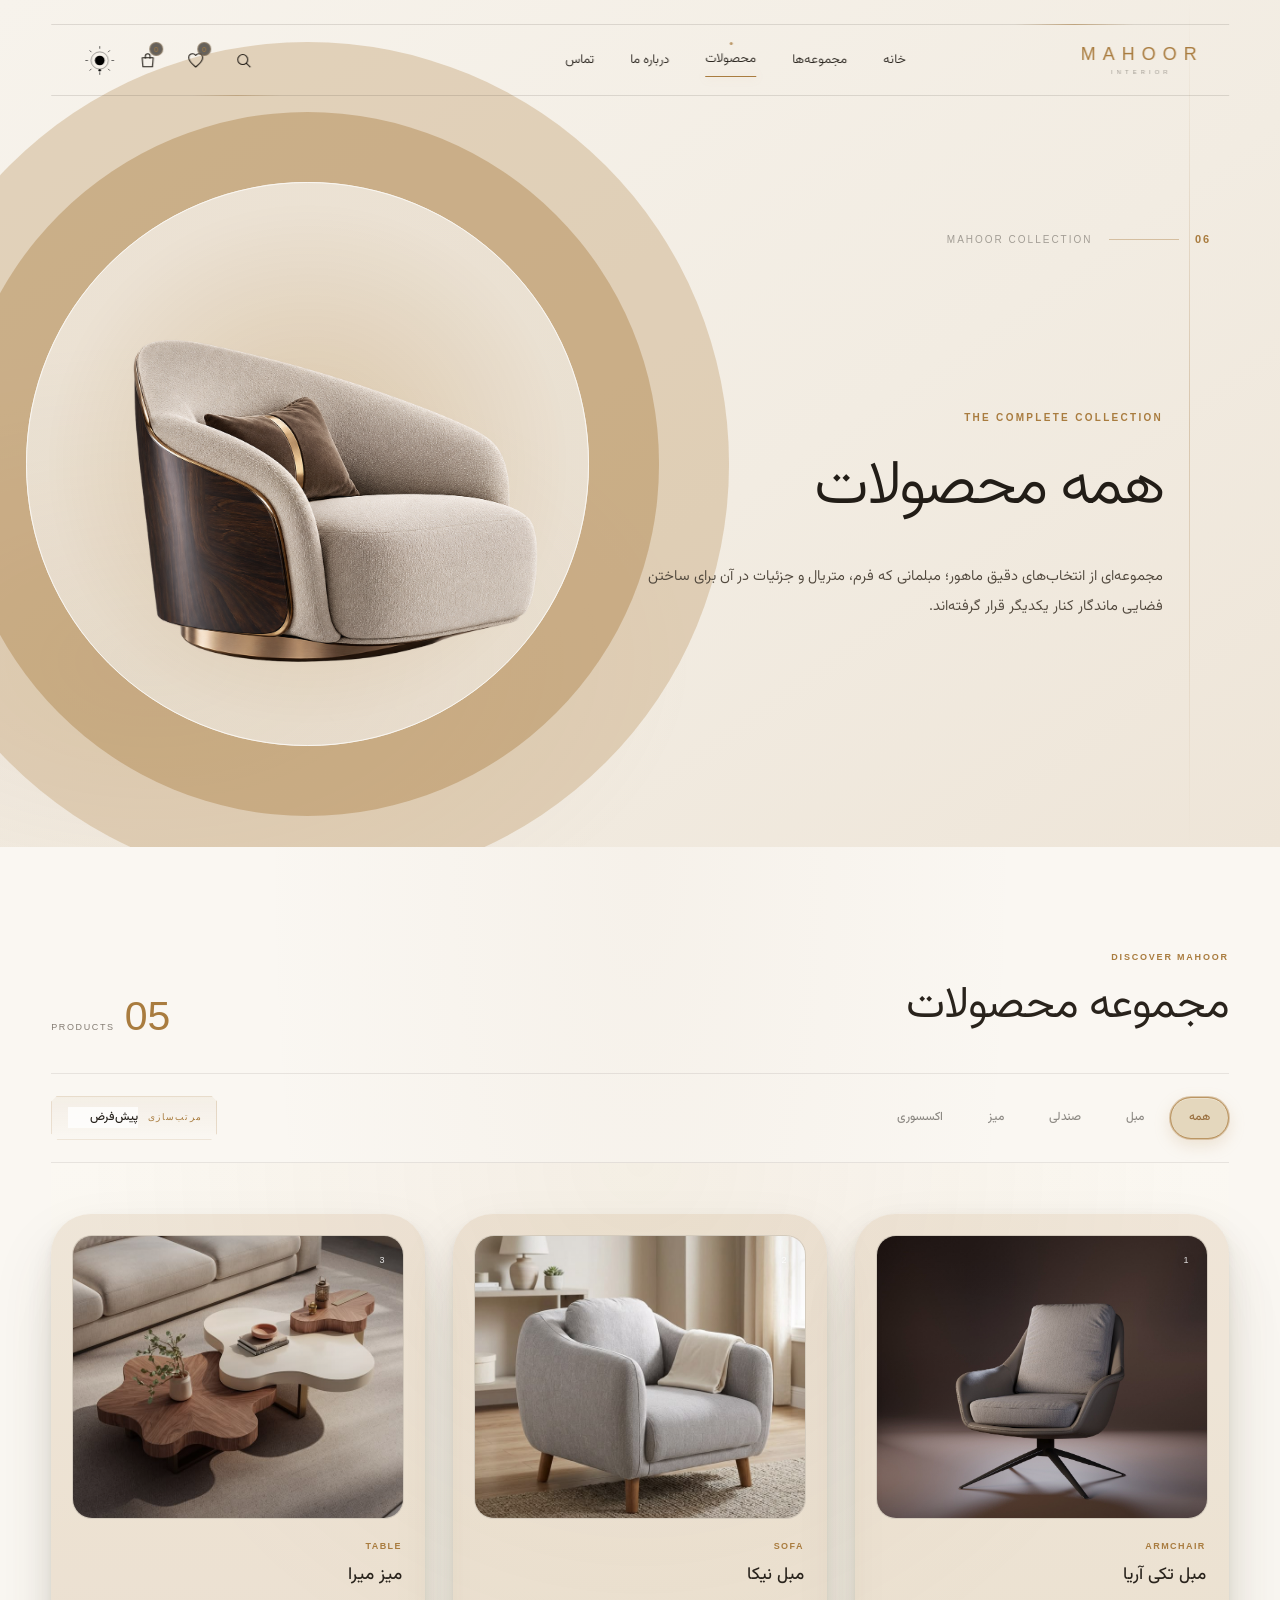
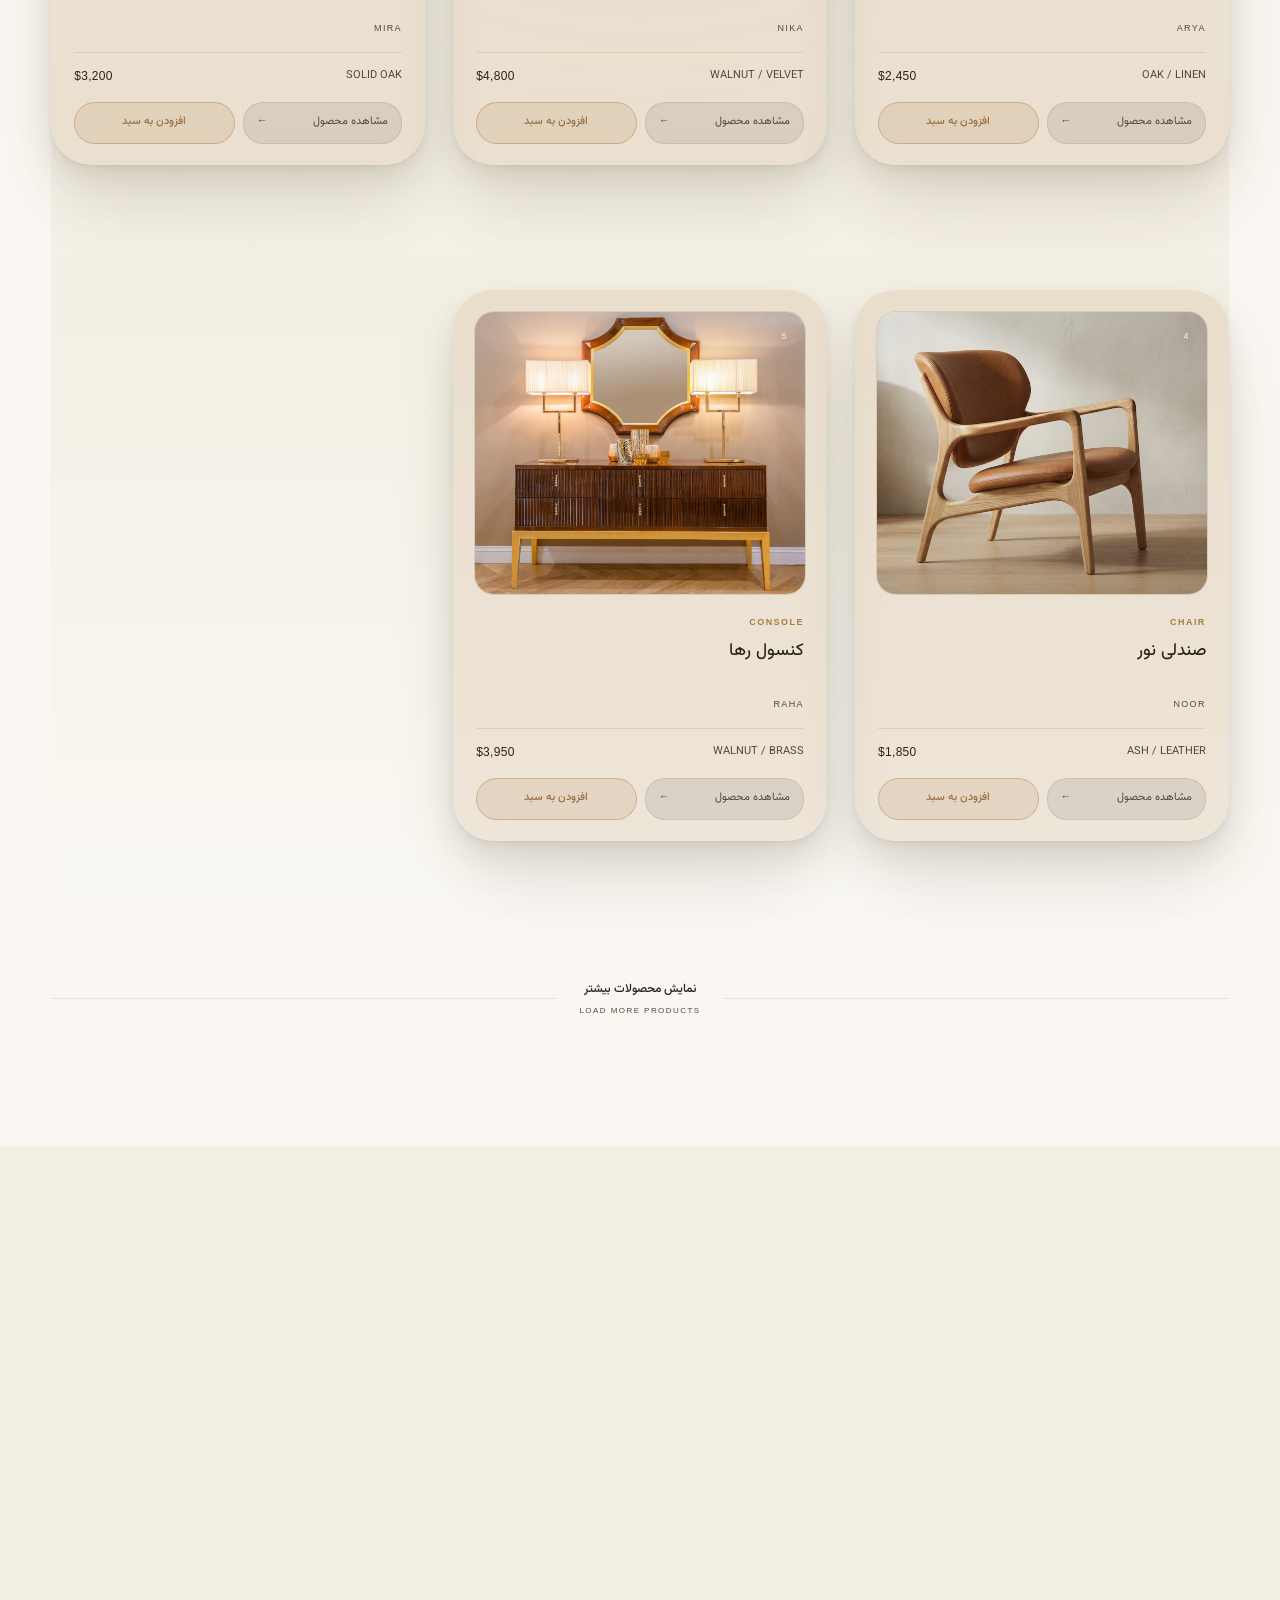
<file: products.html>
<!doctype html>
<html lang="fa" dir="rtl">
  <head>
    <meta charset="UTF-8" />
    <meta name="viewport" content="width=device-width, initial-scale=1.0" />
    <meta
      name="description"
      content="مجموعه کامل محصولات ماهور؛ انتخابی از مبلمان و محصولات لوکس برای فضاهای خاص."
    />

    <meta name="theme-color" content="#0a0908" />

    <title>محصولات | MAHOOR INTERIOR</title>

    <link rel="stylesheet" href="css/style.css" />
    <link rel="stylesheet" href="css/topbar.css" />
    <link rel="stylesheet" href="css/light-mode.css" />
    <link rel="stylesheet" href="css/products-page-redesign.css" />

    <link rel="stylesheet" href="css/scrollbar.css" />
    <link rel="stylesheet" href="css/responsive.css" />
    <link rel="stylesheet" href="css/footer.css" />
  </head>

  <body>
    <header class="mahoor-topbar" id="mahoorTopbar">
      <div class="topbar-inner">
        <!-- BRAND -->

        <a href="index.html" class="topbar-logo" aria-label="صفحه اصلی ماهور">
          <span class="topbar-logo__name"> MAHOOR </span>

          <span class="topbar-logo__sub"> INTERIOR </span>
        </a>

        <!-- DESKTOP NAVIGATION -->

        <nav class="topbar-nav" aria-label="منوی اصلی">
          <a href="index.html" class="topbar-link"> خانه </a>

          <a href="index.html#packets" class="topbar-link"> مجموعه‌ها </a>

          <a
            href="products.html"
            class="topbar-link is-active"
            aria-current="page"
          >
            محصولات
          </a>

          <a href="index.html#about" class="topbar-link"> درباره ما </a>

          <a href="index.html#contact" class="topbar-link"> تماس </a>
        </nav>

        <!-- TOPBAR ACTIONS -->

        <div class="topbar-actions">
          <!-- SEARCH -->

          <button
            type="button"
            class="topbar-action topbar-search"
            aria-label="جستجوی محصولات"
            aria-expanded="false"
          >
            <svg
              class="topbar-icon"
              viewBox="0 0 24 24"
              fill="none"
              aria-hidden="true"
            >
              <circle
                cx="10.8"
                cy="10.8"
                r="6.3"
                stroke="currentColor"
                stroke-width="1.35"
              />

              <path
                d="M15.5 15.5L20 20"
                stroke="currentColor"
                stroke-width="1.35"
                stroke-linecap="round"
              />
            </svg>
          </button>

          <!-- WISHLIST -->

          <button
            type="button"
            class="topbar-action topbar-favorite"
            aria-label="علاقه‌مندی‌ها"
          >
            <svg
              class="topbar-icon"
              viewBox="0 0 24 24"
              fill="none"
              aria-hidden="true"
            >
              <path
                d="M20.8 8.6
                 C20.8 5.7 18.7 3.5 15.9 3.5
                 C14.3 3.5 12.8 4.3 12 5.6
                 C11.2 4.3 9.7 3.5 8.1 3.5
                 C5.3 3.5 3.2 5.7 3.2 8.6
                 C3.2 13.2 7.4 16.5 12 20.3
                 C16.6 16.5 20.8 13.2 20.8 8.6Z"
                stroke="currentColor"
                stroke-width="1.35"
                stroke-linecap="round"
                stroke-linejoin="round"
              />
            </svg>

            <span class="topbar-badge"> 0 </span>
          </button>

          <!-- SHOPPING BAG -->

          <button
            type="button"
            class="topbar-action topbar-bag"
            aria-label="سبد خرید"
          >
            <svg
              class="topbar-icon"
              viewBox="0 0 24 24"
              fill="none"
              aria-hidden="true"
            >
              <path
                d="M5 8.5H19L18 20H6L5 8.5Z"
                stroke="currentColor"
                stroke-width="1.35"
                stroke-linejoin="round"
              />

              <path
                d="M9 9V6.5C9 4.84 10.34 3.5 12 3.5C13.66 3.5 15 4.84 15 6.5V9"
                stroke="currentColor"
                stroke-width="1.35"
                stroke-linecap="round"
              />
            </svg>

            <span class="topbar-badge"> 0 </span>
          </button>

          <!-- THEME TOGGLE -->

          <button
            type="button"
            class="topbar-action topbar-theme-toggle"
            id="themeToggle"
            aria-label="تغییر حالت نمایش"
          >
            <svg
              class="mahoor-orbit"
              viewBox="0 0 32 32"
              fill="none"
              aria-hidden="true"
            >
              <!-- Outer architectural orbit -->
              <circle class="orbit-ring" cx="16" cy="16" r="9.5" />

              <!-- Inner core -->
              <circle class="orbit-core" cx="16" cy="16" r="4" />

              <!-- Orbit particle -->
              <circle class="orbit-particle" cx="16" cy="6.5" r="1.15" />

              <!-- Light rays -->
              <g class="orbit-rays">
                <line x1="16" y1="2.5" x2="16" y2="4.2" />
                <line x1="16" y1="27.8" x2="16" y2="29.5" />

                <line x1="2.5" y1="16" x2="4.2" y2="16" />
                <line x1="27.8" y1="16" x2="29.5" y2="16" />

                <line x1="6.45" y1="6.45" x2="7.65" y2="7.65" />
                <line x1="24.35" y1="24.35" x2="25.55" y2="25.55" />

                <line x1="24.35" y1="7.65" x2="25.55" y2="6.45" />
                <line x1="6.45" y1="25.55" x2="7.65" y2="24.35" />
              </g>
            </svg>
          </button>

          <!-- MOBILE MENU -->

          <button
            type="button"
            class="topbar-action topbar-menu-toggle"
            aria-label="باز کردن منوی موبایل"
            aria-expanded="false"
          >
            <span></span>
            <span></span>
          </button>
        </div>
      </div>

      <!-- ===================================================
         SEARCH PANEL
         =================================================== -->

      <div class="topbar-search-panel" aria-hidden="true">
        <div class="topbar-search-inner">
          <span class="topbar-search-label"> جستجوی محصول </span>

          <input
            type="search"
            class="topbar-search-input"
            placeholder="نام محصول را جستجو کنید..."
            aria-label="جستجوی محصول"
            autocomplete="off"
          />

          <button
            type="button"
            class="topbar-search-close"
            aria-label="بستن جستجو"
          >
            ×
          </button>
        </div>
      </div>

      <!-- ===================================================
         MOBILE MENU
         =================================================== -->

      <div class="topbar-mobile-menu" aria-hidden="true">
        <nav class="topbar-mobile-nav" aria-label="منوی موبایل">
          <a href="index.html" class="topbar-link"> خانه </a>

          <a href="" class="topbar-link"> مجموعه‌ها </a>

          <a
            href="products.html"
            class="topbar-link is-active"
            aria-current="page"
          >
            محصولات
          </a>

          <a href="index.html" class="topbar-link"> درباره ما </a>

          <a href="index.html" class="topbar-link"> تماس </a>
        </nav>

        <div class="topbar-mobile-footer">
          <span> MAHOOR INTERIOR </span>
        </div>
      </div>
    </header>

    <main>
      <section class="products-page-hero" aria-labelledby="products-page-title">
        <div class="products-page-hero__inner">
          <div class="products-page-hero__meta">
            <span class="products-page-hero__number"> 06 </span>

            <span class="products-page-hero__line"></span>

            <span class="products-page-hero__label"> MAHOOR COLLECTION </span>
          </div>

          <div class="products-page-hero__content">
            <span class="products-page-hero__eyebrow">
              THE COMPLETE COLLECTION
            </span>

            <h1 id="products-page-title" class="products-page-hero__title">
              همه محصولات
            </h1>

            <p class="products-page-hero__description">
              مجموعه‌ای از انتخاب‌های دقیق ماهور؛ مبلمانی که فرم، متریال و
              جزئیات در آن برای ساختن فضایی ماندگار کنار یکدیگر قرار گرفته‌اند.
            </p>
          </div>

          <div class="products-page-hero__visual">
            <img
              src="photo/hero-products.png"
              alt="صندلی مدرن ماهور"
              class="products-page-hero__image"
            />
          </div>
        </div>
      </section>

      <section
        class="products-page"
        id="all-products"
        aria-labelledby="products-catalog-title"
      >
        <div class="products-page__inner">
          <!-- CATALOG HEADER -->

          <header class="products-page__header">
            <div class="products-page__heading">
              <span class="products-page__eyebrow"> DISCOVER MAHOOR </span>

              <h2 id="products-catalog-title" class="products-page__title">
                مجموعه محصولات
              </h2>
            </div>

            <div class="products-page__count">
              <span class="products-page__count-number" id="productsCount">
                00
              </span>

              <span class="products-page__count-label"> PRODUCTS </span>
            </div>
          </header>

          <div class="products-page__toolbar">
            <!-- CATEGORY FILTER -->

            <div
              class="products-page__filters"
              role="group"
              aria-label="فیلتر محصولات"
            >
              <button
                type="button"
                class="products-filter__btn is-active"
                data-filter="all"
                aria-pressed="true"
              >
                همه
              </button>

              <button
                type="button"
                class="products-filter__btn"
                data-filter="sofa"
                aria-pressed="false"
              >
                مبل
              </button>

              <button
                type="button"
                class="products-filter__btn"
                data-filter="chair"
                aria-pressed="false"
              >
                صندلی
              </button>

              <button
                type="button"
                class="products-filter__btn"
                data-filter="table"
                aria-pressed="false"
              >
                میز
              </button>

              <button
                type="button"
                class="products-filter__btn"
                data-filter="accessory"
                aria-pressed="false"
              >
                اکسسوری
              </button>
            </div>

            <!-- SORT -->

            <div class="products-page__sort">
              <label for="productsSort" class="products-page__sort-label">
                مرتب‌سازی
              </label>

              <select
                id="productsSort"
                class="products-page__sort-select"
                aria-label="مرتب‌سازی محصولات"
              >
                <option value="default">پیش‌فرض</option>

                <option value="newest">جدیدترین</option>

                <option value="price-low">ارزان‌ترین</option>

                <option value="price-high">گران‌ترین</option>
              </select>
            </div>
          </div>

          <div
            class="products-page__grid mahoor-products"
            id="productsGrid"
            aria-live="polite"
          ></div>

          <div class="products-page__empty" id="productsEmpty" hidden>
            <span class="products-page__empty-number"> 00 </span>

            <h3>محصولی پیدا نشد</h3>

            <p>در حال حاضر محصولی با این فیلتر وجود ندارد.</p>

            <button
              type="button"
              class="products-page__reset"
              id="productsReset"
            >
              نمایش همه محصولات
            </button>
          </div>

          <!-- LOAD MORE -->

          <div class="products-page__footer">
            <button
              type="button"
              class="products-page__load-more"
              id="productsLoadMore"
            >
              <span class="products-page__load-more-line"></span>

              <span class="products-page__load-more-content">
                <span class="products-page__load-more-title">
                  نمایش محصولات بیشتر
                </span>

                <span class="products-page__load-more-subtitle">
                  LOAD MORE PRODUCTS
                </span>
              </span>

              <span class="products-page__load-more-arrow"> ↓ </span>

              <span class="products-page__load-more-line"></span>
            </button>
          </div>
        </div>
      </section>

      <!-- CLOSING STATEMENT -->

      <!-- <section class="products-page-closing" aria-label="درباره مجموعه ماهور">
        <div class="products-page-closing__inner">
          <span class="products-page-closing__label"> MAHOOR INTERIOR </span>

          <p class="products-page-closing__text">
            قطعاتی برای فضاهایی که قرار است
            <em>حس شوند.</em>
          </p>
        </div>
      </section> -->
    </main>
    <footer class="mahoor-footer-section" id="contact" data-footer-reveal>
      <div class="mahoor-footer-main">
        <!-- معرفی -->
        <div class="footer-brand">
          <span class="footer-logo">MAHOOR</span>

          <h3>ماهور</h3>

          <p>زیبایی، کیفیت و آرامش؛ انتخابی برای خانه‌هایی با سلیقه خاص.</p>
        </div>

        <!-- لینک‌ها -->
        <div class="footer-links" data-footer-item>
          <h4>دسترسی سریع</h4>

          <a href="#">خانه</a>
          <a href="products.html">محصولات</a>
          <a href="#">درباره ما</a>
          <a href="#">تماس با ما</a>
        </div>

        <!-- تماس -->
        <div class="footer-contact" data-footer-item>
          <h4>ارتباط با ما</h4>

          <a href="tel:09330281835"> 09330281835 </a>

          <a href="mailto:info@mahoor.com"> info@mahoor.com </a>

          <p>تهران، خیابان یافت آباد کوچه احمدشاهی، پلاک ۱۲</p>
        </div>

        <!-- شبکه اجتماعی -->
        <div class="footer-social" data-footer-item>
          <h4>ما را دنبال کنید</h4>

          <div class="social-icons">
            <a href="#" aria-label="Instagram">
              <svg viewBox="0 0 24 24" fill="none">
                <rect
                  x="3"
                  y="3"
                  width="18"
                  height="18"
                  rx="5"
                  stroke="currentColor"
                  stroke-width="1.5"
                />

                <circle
                  cx="12"
                  cy="12"
                  r="4"
                  stroke="currentColor"
                  stroke-width="1.5"
                />

                <circle cx="17.5" cy="6.5" r="1" fill="currentColor" />
              </svg>
            </a>

            <a href="#" aria-label="Telegram">
              <svg viewBox="0 0 24 24" fill="none">
                <path
                  d="M21 4L3 11.5L10 14L13 21L21 4Z"
                  stroke="currentColor"
                  stroke-width="1.5"
                  stroke-linejoin="round"
                />

                <path
                  d="M10 14L16.5 8.5"
                  stroke="currentColor"
                  stroke-width="1.5"
                  stroke-linecap="round"
                />
              </svg>
            </a>

            <a href="#" aria-label="WhatsApp">
              <svg viewBox="0 0 24 24" fill="none">
                <path
                  d="M20.5 11.5C20.5 16.2 16.7 20 12 20C10.5 20 9.1 19.6 7.9 19L4 20L5 16.2C4.4 15 4 13.6 4 12C4 7.3 7.8 3.5 12.5 3.5C17 3.5 20.5 7.3 20.5 11.5Z"
                  stroke="currentColor"
                  stroke-width="1.5"
                />

                <path
                  d="M8.5 8.5C8.8 8.2 9.2 8.3 9.4 8.7L10.2 10.2C10.4 10.5 10.3 10.8 10 11.1L9.5 11.5C10.1 12.7 11.1 13.7 12.4 14.3L12.8 13.8C13 13.5 13.4 13.5 13.7 13.7L15.2 14.5C15.6 14.7 15.7 15.1 15.4 15.4C15 16 14.4 16.3 13.7 16.1C10.8 15.3 8.7 13.2 7.9 10.3C7.7 9.6 8 9 8.5 8.5Z"
                  fill="currentColor"
                />
              </svg>
            </a>
          </div>
        </div>
      </div>
      <!-- Scroll to top -->
      <button
        type="button"
        class="footer-scroll-top"
        id="footerScrollTop"
        data-footer-item
        aria-label="بازگشت به بالای صفحه"
      >
        <svg viewBox="0 0 24 24" width="16" height="16" fill="none">
          <path
            d="M12 19V5M12 5L5 12M12 5L19 12"
            stroke="currentColor"
            stroke-width="1.6"
            stroke-linecap="round"
            stroke-linejoin="round"
          />
        </svg>
      </button>

      <!-- پایین فوتر -->
      <div class="footer-bottom" data-footer-item>
        <span> © 1405 ماهور | تمامی حقوق محفوظ است </span>

        <span> طراحی شده با عشق برای خانه شما </span>
      </div>
    </footer>

    <script src="js/data/products.js"></script>
    <script src="js/render-data/products-render.js"></script>
    <script src="js/site.js" defer></script>
    <script src="js/theme.js" defer></script>
    <script src="js/topbar.js" defer></script>
    <script src="js/footer.js"></script>
  </body>
</html>
</file>
<file: css/style.css>
@font-face {
  font-family: "Vazirmatn";
  src: url("../fonts/Vazirmatn[wght].woff2") format("woff2");
  font-style: normal;
  font-weight: 100 900;
  font-display: swap;
}


:root {
  /* ---------- Typography ---------- */

  --font-primary: "Vazirmatn", sans-serif;
  --font-secondary: Arial, sans-serif;

  /* ---------- Luxury Dark Palette ---------- */

  --color-bg: #0a0908;
  --color-surface: #11100e;
  --color-surface-elevated: #171411;
  --color-surface-warm: #1d1813;

  --color-cream: #f5f2eb;
  --color-cream-muted: rgba(245, 242, 235, 0.7);
  --color-cream-soft: rgba(245, 242, 235, 0.48);
  --color-cream-faint: rgba(245, 242, 235, 0.3);

  /* ---------- Accent ---------- */

  --color-accent: #c8a97e;
  --color-accent-light: #e0c49a;
  --color-accent-soft: rgba(200, 169, 126, 0.16);
  --color-accent-faint: rgba(200, 169, 126, 0.08);

  /* ---------- Borders ---------- */

  --color-border: rgba(245, 242, 235, 0.08);
  --color-border-strong: rgba(245, 242, 235, 0.13);

  --color-border-accent: rgba(200, 169, 126, 0.18);
  --color-border-accent-strong: rgba(200, 169, 126, 0.35);

  /* ---------- Legacy / Compatibility ---------- */

  --color-dark-wood: #211b16;

  /* ---------- Layout ---------- */

  --container-width: 1380px;

  --section-padding-x: clamp(20px, 4vw, 64px);
  --section-padding-y: clamp(80px, 9vw, 150px);

  /* ---------- Radius ---------- */

  --radius-sm: 8px;
  --radius-md: 14px;
  --radius-lg: 20px;
  --radius-xl: 28px;
  --radius-circle: 50%;
  --radius-full: 9999px;

  /* ---------- Shadows ---------- */

  --shadow-soft: 0 12px 35px rgba(0, 0, 0, 0.18);

  --shadow-luxury: 0 30px 80px rgba(0, 0, 0, 0.35);

  --shadow-deep: 0 45px 100px rgba(0, 0, 0, 0.45);

  /* ---------- Motion ---------- */

  --ease-cinematic: cubic-bezier(0.16, 1, 0.3, 1);

  --ease-out-smooth: cubic-bezier(0.25, 1, 0.5, 1);

  --ease-soft-return: cubic-bezier(0.22, 1, 0.36, 1);

  --ease-luxury: cubic-bezier(0.19, 1, 0.22, 1);

  --transition-fast: 0.25s var(--ease-out-smooth);

  --transition-normal: 0.4s var(--ease-out-smooth);

  --transition-luxury: 0.7s var(--ease-luxury);

  /* ---------- Topbar ---------- */

  --topbar-line: rgba(245, 242, 235, 0.12);

  --topbar-line-soft: rgba(245, 242, 235, 0.07);

  --topbar-text: rgba(245, 242, 235, 0.62);

  --topbar-text-strong: rgba(245, 242, 235, 0.94);

  --topbar-muted: rgba(245, 242, 235, 0.34);

  --topbar-accent: var(--color-accent);

  --topbar-panel: rgba(18, 15, 13, 0.88);

  /* ---------- Accessibility ---------- */

  --focus-ring: 0 0 0 3px rgba(200, 169, 126, 0.22);
}



*,
*::before,
*::after {
  box-sizing: border-box;

}

html {
  width: 100%;
  min-height: 100%;
  scroll-behavior: smooth;
  scroll-padding-top: 90px;
}

body {
  width: 100%;
  min-height: 100vh;
  margin: 0;
  max-width: 100%;
  overflow-x: hidden;



  color: var(--color-cream);

  font-family: var(--font-primary);
  font-weight: 400;
  line-height: 1.7;
  direction: rtl;
  -webkit-font-smoothing: antialiased;
  -moz-osx-font-smoothing: grayscale;
  text-rendering: optimizeLegibility;
}

/* =========================================================
   04. MEDIA RESET
   ========================================================= */

img,
picture,
video,
canvas,
svg {
  display: block;
  max-width: 100%;
}

/* img:not(.hero__image):not(.hero__slide img) {
  height: auto;
} */


button,
input,
textarea,
select {
  font: inherit;
}

button {
  color: inherit;
}

a {
  color: inherit;
  text-decoration: none;
}



::selection {
  background: var(--color-accent);
  color: var(--color-bg);
}



:focus-visible {
  outline: none;
  box-shadow: var(--focus-ring);
}



.container {
  width: min(
    calc(100% - (var(--section-padding-x) * 2)),
    var(--container-width)
  );

  margin-inline: auto;
}


.brand-intro {
  position: fixed;
  inset: 0;

  z-index: 100;

  display: flex;
  align-items: center;
  justify-content: center;

  background:
    radial-gradient(
      circle at center,
      rgba(200, 169, 126, 0.035),
      transparent 40%
    ),
    #080706;

  pointer-events: none;

  animation: fadeOutIntro 0.8s var(--ease-cinematic) 1.2s forwards;
}

.intro-content {
  text-align: center;
  animation: logoReveal 1.2s var(--ease-cinematic) forwards;
}

.brand-sub {

  display: block;
  margin-bottom: 8px;
  color: var(--color-accent);
  font-size: 40px;
  font-weight: 200;
  letter-spacing: 6px;
  line-height: 1.2;
}

.brand-title {

  color: var(--color-cream);
  font-size: 28px;
  font-weight: 300;
  letter-spacing: 4px;
  line-height: 1.3;
}



.luxury-surface {

  background: var(--color-surface);
  border: 1px solid var(--color-border);
  box-shadow: var(--shadow-soft);
}

.luxury-surface--elevated {
  background: var(--color-surface-elevated);
  border-color: var(--color-border-strong);
  box-shadow: var(--shadow-luxury);
}



button,
a {
  -webkit-tap-highlight-color: transparent;
}

button {
  border: 0;
  background: none;
  cursor: pointer;
}

button,
a,
input,
textarea,
select {
  transition:
    color var(--transition-fast),
    background-color var(--transition-fast),
    border-color var(--transition-fast),
    opacity var(--transition-fast),
    box-shadow var(--transition-fast),
    transform var(--transition-fast);
}

/* =========================================================
   11. GLOBAL IMAGE BEHAVIOR
   ========================================================= */

img {
  user-select: none;
  -webkit-user-drag: none;
}

/* =========================================================
   12. REDUCED MOTION
   ========================================================= */

@media (prefers-reduced-motion: reduce) {
  html {
    scroll-behavior: auto;
  }

  *,
  *::before,
  *::after {
    animation-duration: 0.01ms !important;
    animation-iteration-count: 1 !important;
    transition-duration: 0.01ms !important;
  }
}

/* =========================================================
   13. BRAND INTRO ANIMATION
   ========================================================= */

@keyframes logoReveal {
  0% {
    opacity: 0;

    transform: scale(0.95) translateY(10px);

    filter: blur(10px);
  }

  50% {
    opacity: 1;

    transform: scale(1) translateY(0);

    filter: blur(0);
  }

  100% {
    opacity: 0;

    transform: scale(1.05) translateY(-10px);

    filter: blur(5px);
  }
}

@keyframes fadeOutIntro {
  to {
    opacity: 0;
    visibility: hidden;
  }
}

/* =========================================================
   14. MOBILE GLOBAL RESPONSIVE
   ========================================================= */

@media (max-width: 430px) {
  :root {
    --section-padding-x: 18px;
    --section-padding-y: 70px;
  }

  /* ---------- Products ---------- */

  .product-card {
    width: 94%;
    margin: 30px auto;
  }

  .product-card h1 {
    margin-bottom: 25px;
    font-size: 25px;
  }

  .cards {
    grid-template-columns: repeat(2, 1fr);
    gap: 12px;
  }

  .product-image {
    height: 180px;
  }

  .text-card {
    padding: 10px;
  }

  .text-card h3 {
    font-size: 14px;
  }

  .text-card p,
  .text-card h4 {
    font-size: 12px;
  }

  .text-card button {
    height: 32px;
    font-size: 12px;
  }

  /* ---------- About ---------- */

  .mahoor-about {

    width: 92%;
    height: auto;
    margin: 40px auto;
    flex-direction: column;
    border-radius: var(--radius-lg);
    box-shadow: 0 15px 40px rgba(0, 0, 0, 0.28);
    cursor: default;
  }

  .mahoor-panel {
    width: 100%;
    transform: none !important;
  }

  .mahoor-image {
    height: 260px;
  }

  .mahoor-text {
    min-height: 390px;
    height: auto;

    padding: 35px 22px;
  }

  .mahoor-text h2 {
    font-size: 26px;
  }

  /* ---------- Footer ---------- */

  .mahoor-footer-main {

    width: 88%;
    padding: 50px 0 35px;
    grid-template-columns: 1fr 1fr;
    gap: 38px 25px;
  }

  .footer-brand {
    grid-column: 1 / -1;
    text-align: center;
  }

  .footer-links,
  .footer-contact,
  .footer-social {
    align-items: center;
    text-align: center;
  }

  .footer-bottom {
    flex-direction: column;

    gap: 8px;

    text-align: center;
  }
}


@media (max-width: 360px) {
  .brand-sub {
    font-size: 32px;
    letter-spacing: 4px;
  }

  .brand-title {
    font-size: 23px;
    letter-spacing: 2px;
  }

  .cards {
    gap: 8px;
  }
}
</file>
<file: css/topbar.css>
.mahoor-topbar {
  position: absolute;
  top: 24px;
  left: 50%;
  z-index: 1000;
  width: min(92%, 1380px);
  padding: 0;
  direction: rtl;
  opacity: 0;
  transform: translateX(-50%) translateY(-18px);
  filter: blur(8px);
  animation: mahoorTopbarReveal 1.2s var(--ease-soft-return) 0.65s forwards;
}

@keyframes mahoorTopbarReveal {
  0% {
    opacity: 0;

    transform: translateX(-50%) translateY(-18px);

    filter: blur(8px);
  }

  100% {
    opacity: 1;

    transform: translateX(-50%) translateY(0);

    filter: blur(0);
  }
}


.topbar-inner {
  position: relative;
  width: 100%;
  min-height: 70px;
  padding: 0 28px;
  margin: 0 auto;
  display: flex;
  align-items: center;
  gap: 40px;
  border-top: 1px solid var(--topbar-line);
  border-bottom: 1px solid var(--topbar-line);
  transition:
    background 0.6s ease,
    border-color 0.6s ease,
    box-shadow 0.6s ease,
    min-height 0.6s var(--ease-soft-return);
}



.topbar-inner::before {
  content: "";
  position: absolute;
  top: -1px;
  right: 8%;
  width: 120px;
  height: 1px;
  background: linear-gradient(
    90deg,
    transparent,
    var(--topbar-accent),
    transparent
  );
  opacity: 0.55;
  pointer-events: none;
}

.topbar-inner::after {
    
  content: "";
  position: absolute;
  bottom: -1px;
  left: 12%;
  width: 90px;
  height: 1px;
  background: linear-gradient(
    90deg,
    transparent,
    var(--topbar-accent),
    transparent
  );

  opacity: 0.35;
  pointer-events: none;
}


.topbar-logo {
    
  position: relative;
  display: flex;
  flex-direction: column;
  align-items: center;
  justify-content: center;
  flex-shrink: 0;
  min-width: 112px;
  color: var(--topbar-accent);
  text-decoration: none;
  line-height: 1;
  transition:
    opacity 0.45s ease,
    transform 0.45s var(--ease-soft-return);
}

.topbar-logo:hover {

  opacity: 0.8;
  transform: translateY(-1px);
}

.topbar-logo__name {

  font-family: Arial, sans-serif;
  font-size: 18px;
  font-weight: 500;
  letter-spacing: 7px;
  transform: translateX(3px);
}

.topbar-logo__sub {

  margin-top: 6px;
  color: var(--topbar-muted);
  font-family: Arial, sans-serif;
  font-size: 6px;
  font-weight: 400;
  letter-spacing: 4px;
  transform: translateX(2px);
}


.topbar-nav {

  display: flex;
  align-items: center;
  justify-content: center;
  gap: 36px;
  margin: 0 auto;
  height: 100%;
}

.topbar-link {
    
  position: relative;
  display: flex;
  align-items: center;
  justify-content: center;
  height: 70px;
  color: var(--topbar-text);
  font-family: var(--font-primary);
  font-size: 12px;
  font-weight: 300;
  text-decoration: none;
  white-space: nowrap;
  transition:
    color 0.45s ease,
    transform 0.45s var(--ease-soft-return);
}

.topbar-link:hover,
.topbar-link.is-active {
  color: var(--topbar-text-strong);

  transform: translateY(-1px);
}

/* underline */

.topbar-link::after {

  content: "";
  position: absolute;
  right: 0;
  bottom: 17px;
  width: 0;
  height: 1px;
  background: var(--topbar-accent);
  box-shadow: 0 0 10px rgba(200, 169, 126, 0.35);
  transition: width 0.55s var(--ease-soft-return);
}

.topbar-link:hover::after,
.topbar-link.is-active::after {
  width: 100%;
}

/* small active dot */

.topbar-link.is-active::before {

  content: "";
  position: absolute;
  top: 18px;
  right: 50%;
  width: 3px;
  height: 3px;
  border-radius: 50%;
  background: var(--topbar-accent);
  opacity: 0.75;
  transform: translateX(50%);
}

/* =========================================================
   ACTIONS
========================================================= */

.topbar-actions {

  display: flex;
  align-items: center;
  gap: 8px;
  margin-right: auto;
  flex-shrink: 0;
}


.topbar-action {

  position: relative;
  width: 40px;
  height: 40px;
  padding: 0;
  display: grid;
  place-items: center;
  border: 0;
  border-radius: 20px;
  outline: none;
  background: transparent;
  color: var(--topbar-text);
  cursor: pointer;
  transition:
    color 0.4s ease,
    background 0.4s ease,
    transform 0.45s var(--ease-soft-return);
}

.topbar-action:hover {

  color: var(--topbar-text-strong);
  background: rgba(245, 242, 235, 0.035);
  transform: translateY(-1px);
}

/* =========================================================
   SVG ICONS
========================================================= */

.topbar-icon {

  width: 19px;
  height: 19px;
  display: block;
  overflow: visible;
  transition: transform 0.45s var(--ease-soft-return);
}

.topbar-action:hover .topbar-icon {
  transform: scale(1.04);
}

/* =========================================================
   BADGE
========================================================= */

.topbar-badge {

  position: absolute;
  top: 2px;
  right: 4px;
  min-width: 14px;
  height: 14px;
  padding: 0 3px;
  display: grid;
  place-items: center;
  border: 1px solid rgba(200, 169, 126, 0.42);
  border-radius: 50%;
  background: rgba(18, 15, 13, 0.94);
  color: var(--topbar-accent);
  font-family: Arial, sans-serif;
  font-size: 7px;
  font-weight: 500;
  line-height: 1;
  /* box-shadow: 0 0 0 2px rgba(18, 15, 13, 0.25); */
}

/* =========================================================
   SEARCH PANEL
========================================================= */

.topbar-search-panel {

  position: absolute;
  top: calc(100% + 12px);
  left: 0;
  right: 0;
  padding: 0 28px;
  opacity: 0;
  visibility: hidden;
  transform: translateY(-10px) scale(0.985);
  transition:
    opacity 0.45s ease,
    visibility 0.45s ease,
    transform 0.55s var(--ease-soft-return);
}

.topbar-search-inner {

  position: relative;
  min-height: 72px;
  display: flex;
  align-items: center;
  gap: 22px;
  padding: 0 24px;
  border: 1px solid rgba(200, 169, 126, .18);;
  border-radius: var(--radius-lg);
  background: rgba(18, 15, 13, 0.78);
  backdrop-filter: blur(24px);
  -webkit-backdrop-filter: blur(24px);
  box-shadow: 0 25px 70px rgba(0, 0, 0, 0.25);
}

.topbar-search-inner::before {

  content: "";
  position: absolute;
  top: -1px;
  right: 10%;
  width: 90px;
  height: 1px;
  background: var(--topbar-accent);
  opacity: 0.55;
}

.topbar-search-label {

  flex-shrink: 0;
  color: var(--topbar-accent);
  font-family: Arial, sans-serif;
  font-size: 7px;
  letter-spacing: 3px;
}

.topbar-search-inner input {

  flex: 1;
  height: 45px;
  padding: 0;
  border: 0;
  outline: none;
  background: transparent;
  color: var(--topbar-text-strong);
  font-family: var(--font-primary);
  font-size: 12px;
  direction: rtl;
}

.topbar-search-inner input::placeholder {
  color: rgba(245, 242, 235, 0.32);
}

.topbar-search-close {
  width: 36px;
  height: 36px;
  padding: 0;
  display: grid;
  place-items: center;
  flex-shrink: 0;
  border: 0;
  background: transparent;
  color: var(--topbar-muted);
  cursor: pointer;
  transition:
    color 0.35s ease,
    transform 0.4s ease;
}

.topbar-search-close:hover {
  color: var(--topbar-accent);

  transform: rotate(90deg);
}

.topbar-search-close svg {
  width: 17px;
  height: 17px;
}

/* =========================================================
   SEARCH — OPEN STATE
========================================================= */

.mahoor-topbar.search-open .topbar-search-panel {
  opacity: 1;

  visibility: visible;

  transform: translateY(0) scale(1);
}

/* وقتی Search باز است */

.mahoor-topbar.search-open .topbar-search {
  color: var(--topbar-accent);

  background: rgba(200, 169, 126, 0.06);
}

/* Search icon */

.mahoor-topbar.search-open .topbar-search .topbar-icon {
  transform: rotate(90deg) scale(1.04);
}

/* =========================================================
   MAHOOR ORBIT — THEME TOGGLE
========================================================= */

.topbar-theme-toggle {
  position: relative;
  color: var(--topbar-accent);
}

/* =========================================================
   ORBIT SVG
========================================================= */

.mahoor-orbit {
  width: 33px;
  height: 33px;
  overflow: visible;
  transition: transform 0.8s var(--ease-soft-return);
}

/* =========================================================
   OUTER RING
========================================================= */

.orbit-ring {

  fill: none;
  stroke: currentColor;
  stroke-width: 0.8;
  opacity: 0.65;
  transform-origin: center;
  transition:
    transform 0.8s var(--ease-soft-return),
    opacity 0.5s ease;
}

/* =========================================================
   CORE
========================================================= */

.orbit-core {
  fill: currentColor;

  opacity: 0.72;

  transform-origin: center;

  transition:
    transform 0.7s var(--ease-soft-return),
    opacity 0.5s ease;
}

/* =========================================================
   PARTICLE
========================================================= */

.orbit-particle {
  fill: currentColor;

  transform-origin: 16px 16px;

  transition: transform 0.9s var(--ease-soft-return);
}

/* =========================================================
   RAYS
========================================================= */

.orbit-rays {

  stroke: currentColor;
  stroke-width: 0.75;
  stroke-linecap: round;
  opacity: 0;
  transform: scale(0.35) rotate(-25deg);
  transform-origin: 16px 16px;
  transition:
    opacity 0.45s ease,
    transform 0.8s var(--ease-soft-return);
}

/* =========================================================
   HOVER
========================================================= */

.topbar-theme-toggle:hover .mahoor-orbit {
  transform: rotate(12deg) scale(1.06);
}

.topbar-theme-toggle:hover .orbit-ring {
  opacity: 1;
}

.topbar-theme-toggle:hover .orbit-core {
  opacity: 1;
}

/* =========================================================
   LIGHT MODE
========================================================= */

:root[data-theme="light"] .orbit-ring {
  opacity: 0.5;

  transform: scale(0.88);
}

:root[data-theme="light"] .orbit-core {
  opacity: 1;

  transform: scale(1.18);
}

:root[data-theme="light"] .orbit-particle {
  transform: rotate(180deg);
}

:root[data-theme="light"] .orbit-rays {
  opacity: 0.8;

  transform: scale(1) rotate(0);
}

/* =========================================================
   LIGHT MODE HOVER
========================================================= */

:root[data-theme="light"] .topbar-theme-toggle:hover .mahoor-orbit {
  transform: rotate(-12deg) scale(1.06);
}
/* =========================================================
   THEME TRANSITION
========================================================= */

.topbar-theme-toggle.is-changing .orbit-particle {
  animation: mahoorOrbitMove 0.8s var(--ease-soft-return);
}

@keyframes mahoorOrbitMove {
  0% {
    transform: rotate(0deg);
  }

  50% {
    transform: rotate(180deg);
  }

  100% {
    transform: rotate(360deg);
  }
}

/* =========================================================
   MOBILE MENU BUTTON
========================================================= */

.topbar-menu-toggle {
  display: none;

  width: 42px;
  height: 42px;

  padding: 0;

  align-items: center;
  justify-content: center;

  flex-direction: column;

  gap: 6px;

  border: 0;

  background: transparent;

  cursor: pointer;
}

.topbar-menu-toggle span {
  display: block;

  width: 21px;
  height: 1px;

  background: var(--topbar-text-strong);

  transform-origin: center;

  transition:
    transform 0.55s var(--ease-soft-return),
    width 0.45s ease,
    opacity 0.35s ease;
}

.topbar-menu-toggle span:last-child {
  width: 14px;
}

/* =========================================================
   MOBILE MENU
========================================================= */

.topbar-mobile-menu {

  position: absolute;
  top: calc(100% + 12px);
  left: 0;
  right: 0;
  min-height: 430px;
  padding: 50px 38px 30px;
  display: flex;
  flex-direction: column;
  justify-content: space-between;
  /* border: 1px solid rgba(200, 169, 126, 0.16); */
  background: var(--color-surface-elevated);
  backdrop-filter: blur(28px);
  -webkit-backdrop-filter: blur(28px);
  box-shadow: 0 30px 80px rgba(0, 0, 0, 0.3);
  opacity: 0;
  visibility: hidden;
  transform: translateY(-14px);
  transition:
    opacity 0.5s ease,
    visibility 0.5s ease,
    transform 0.6s var(--ease-soft-return);
}

/* subtle corner line */

.topbar-mobile-menu::before {

  content: "";
  position: absolute;
  top: -1px;
  right: 12%;
  width: 80px;
  height: 1px;
  background: var(--topbar-accent);
  opacity: 0.55;
}

/* =========================================================
   MOBILE NAV
========================================================= */

.topbar-mobile-nav {

  display: flex;
  flex-direction: column;
  gap: 0;
}

.topbar-mobile-nav a {
  position: relative;
  display: flex;
  align-items: center;
  gap: 18px;
  min-height: 65px;
  border-bottom: 1px solid var(--topbar-line-soft);
  color: var(--topbar-text);
  font-family: var(--font-primary);
  font-size: 16px;
  font-weight: 300;
  text-decoration: none;
  transition:
    color 0.4s ease,
    padding-right 0.5s var(--ease-soft-return);
}

.topbar-mobile-nav a:first-child {
  border-top: 1px solid var(--topbar-line-soft);
}

.topbar-mobile-nav a:hover {
  padding-right: 10px;

  color: var(--topbar-text-strong);
}

.mobile-link-number {
  color: var(--topbar-accent);

  font-family: Arial, sans-serif;

  font-size: 7px;

  letter-spacing: 1px;

  opacity: 0.7;
}

/* =========================================================
   MOBILE FOOTER
========================================================= */

.topbar-mobile-footer {
  display: flex;

  align-items: center;

  justify-content: space-between;

  padding-top: 24px;

  border-top: 1px solid var(--topbar-line-soft);

  color: var(--topbar-muted);

  font-family: Arial, sans-serif;

  font-size: 7px;

  letter-spacing: 3px;
}

.mahoor-topbar.is-menu-open .topbar-mobile-menu {
  opacity: 1;
  visibility: visible;
  transform: translateY(0);
  pointer-events: auto;
}

.mahoor-topbar.is-menu-open .topbar-menu-toggle span:first-child {
  transform: translateY(3.5px) rotate(45deg);
}

.mahoor-topbar.is-menu-open .topbar-menu-toggle span:last-child {
  width: 21px;
  transform: translateY(-3.5px) rotate(-45deg);
}




/* =========================================================
   SCROLLED STATE
========================================================= */

.mahoor-topbar.is-scrolled {
  position: fixed;
  top: 12px;
  width: min(92%, 1280px);
}

.mahoor-topbar.is-scrolled .topbar-inner {

  min-height: 58px;
  padding: 0 20px;
  border: 1px solid rgba(200, 169, 126, 0.16);
  border-radius: 14px;
  background: rgba(18, 15, 13, 0.7);
  backdrop-filter: blur(22px);
  -webkit-backdrop-filter: blur(22px);
  box-shadow: 0 18px 55px rgba(0, 0, 0, 0.18);
}

.mahoor-topbar.is-scrolled .topbar-link {
  height: 58px;
}

.mahoor-topbar.is-scrolled .topbar-link::after {
  bottom: 12px;
}

.mahoor-topbar.is-scrolled .topbar-link.is-active::before {
  top: 11px;
}

/* =========================================================
   FOCUS
========================================================= */

.topbar-action:focus-visible,
.topbar-link:focus-visible,
.topbar-menu-toggle:focus-visible,
.topbar-search-close:focus-visible {
  outline: 1px solid rgba(200, 169, 126, 0.65);

  outline-offset: 4px;
}

/* =========================================================
   RESPONSIVE — TABLET
========================================================= */

@media (max-width: 1050px) {
  .mahoor-topbar {
    width: 94%;
  }

  .topbar-inner {
    padding: 0 18px;

    gap: 24px;
  }

  .topbar-nav {
    gap: 22px;
  }

  .topbar-link {
    font-size: 11px;
  }

  .topbar-actions {
    gap: 2px;
  }

  .topbar-logo {
    min-width: 96px;
  }

  .topbar-logo__name {
    font-size: 16px;

    letter-spacing: 6px;
  }
}

/* =========================================================
   RESPONSIVE — MOBILE
========================================================= */



/* =========================================================
   VERY SMALL MOBILE
========================================================= */

@media (max-width: 420px) {
  .topbar-mobile-menu {
    min-height: 390px;
  }

  .topbar-mobile-nav a {
    min-height: 60px;

    font-size: 15px;
  }
}
</file>
<file: css/light-mode.css>
:root[data-theme="light"] {
  color-scheme: light;

  /* ---------- Surfaces ---------- */
    --surface-ivory: #F3EFE7;
  --surface-paper: #F8F5EF;
  --surface-stone: #EAE4D8;
  --surface-sand: #E3D9C9;
  --surface-dark: #1D1B17;
  --ink-primary: #181713;
  --ink-secondary: #5F5A50;
  --accent-bronze: #9A7040;

  --color-bg: #faf7f2;
  --color-surface: #f4efe5;
  --color-surface-elevated: #ffffff;
  --color-surface-warm: #efe6d5;

  /* ---------- Text (was "cream on dark", now "ink on paper") ---------- */

  --color-cream: #221d17;
  --color-cream-muted: rgba(34, 29, 23, 0.68);
  --color-cream-soft: rgba(34, 29, 23, 0.5);
  --color-cream-faint: rgba(34, 29, 23, 0.32);

  /* ---------- Accent (deepened slightly for contrast on paper) ---------- */

  --color-accent: #a97c3f;
  --color-accent-light: #c8a97e;
  --color-accent-soft: rgba(169, 124, 63, 0.14);
  --color-accent-faint: rgba(169, 124, 63, 0.07);

  /* ---------- Borders ---------- */

  --color-border: rgba(34, 29, 23, 0.09);
  --color-border-strong: rgba(34, 29, 23, 0.15);

  --color-border-accent: rgba(169, 124, 63, 0.22);
  --color-border-accent-strong: rgba(169, 124, 63, 0.4);

  /* ---------- Legacy / Compatibility ---------- */

  --color-dark-wood: #e4d7bd;

  /* ---------- Shadows (warm, soft — not pure black) ---------- */

  --shadow-soft: 0 12px 35px rgba(80, 64, 40, 0.1);
  --shadow-luxury: 0 30px 80px rgba(80, 64, 40, 0.14);
  --shadow-deep: 0 45px 100px rgba(80, 64, 40, 0.18);

  /* ---------- Topbar ---------- */

  --topbar-line: rgba(34, 29, 23, 0.12);
  --topbar-line-soft: rgba(34, 29, 23, 0.07);
  
  --topbar-text-strong: rgba(20, 17, 13, 0.95);
  --topbar-muted: rgba(34, 29, 23, 0.4);
  --topbar-panel: rgba(255, 253, 248, 0.9);

  /* ---------- Accessibility ---------- */

  --focus-ring: 0 0 0 3px rgba(169, 124, 63, 0.28);
}

/* Smooth cross-fade when the theme switches */

:root[data-theme="light"] body,
:root:not([data-theme="light"]) body {
  transition:
    background-color 0.6s var(--ease-out-smooth, ease),
    color 0.6s var(--ease-out-smooth, ease);
    background: var(--color-surface);
    
}

.mahoor-topbar .topbar-inner,
.why-us,
.mahoor-products,
/* .mahoor-footer-section, */
.collection-card__overlay .product__media,
.about-visual__frame,
.luxury-surface,
.luxury-surface--elevated {
  transition:
    background-color 0.6s var(--ease-out-smooth, ease),
    border-color 0.6s var(--ease-out-smooth, ease),
    color 0.6s var(--ease-out-smooth, ease);
}






:root[data-theme="light"] .brand-intro {
  background:
    radial-gradient(
      circle at center,
      rgba(169, 124, 63, 0.05),
      transparent 40%
    ),
    #fbf8f2;
}

/* =========================================================
   03. TOPBAR — hardcoded literals
   ========================================================= */

:root[data-theme="light"] .topbar-icon{

  color:var(--color-cream);

}
:root[data-theme="light"] .topbar-link{
  font-size: 13px;
  color:var(--color-cream);
  

}
:root[data-theme="light"] .topbar-link::after{

  color:var(--color-accent-light);

}

:root[data-theme="light"] .topbar-action:hover {
  background: var(--color-border-accent);
}

:root[data-theme="light"] .topbar-badge {
  background: var(--color-cream-muted);
  /* box-shadow: 0 0 0 2px rgba(255, 253, 248, 0.6); */
}

:root[data-theme="light"] .topbar-search-inner {
  background: rgba(255, 253, 248, 0.85);
  box-shadow: 0 25px 70px rgba(80, 64, 40, 0.16);
}

:root[data-theme="light"] .topbar-search-inner input::placeholder {
  color: rgba(34, 29, 23, 0.35);
}

:root[data-theme="light"] .topbar-theme-toggle{
  color: #000000;
}


:root[data-theme="light"] .topbar-mobile-menu {
  background: rgba(255, 253, 248, 0.94);
  box-shadow: 0 30px 80px rgba(80, 64, 40, 0.16);
}

:root[data-theme="light"] .mahoor-topbar.is-scrolled .topbar-inner {
  background: var(--color-border);

  border-color: var(--color-dark-wood);

  box-shadow:var(--shadow-deep);
}


/* hero section */


:root[data-theme="light"] .hero__media{

  z-index: 2;
}






  :root[data-theme="light"] .hero__image,
  body.light-theme .hero__image {
    filter: saturate(0.92) contrast(1.0) brightness(1.05) sepia(0.04);
  }



  /* ---------- 16.4 Gold accent glow (title) ----------------------- */

  :root[data-theme="light"] .hero__title-accent,
  body.light-theme .hero__title-accent {
    text-shadow: 0 0 28px rgba(139, 100, 50, 0.12);
  }
  :root[data-theme="light"] .hero__title-line,.hero__description{
    color:var(--color-cream-muted)
  }
  
  :root[data-theme="light"] .hero__cta .hero__cta-text{
    color:var(--color-cream-muted);
  }

  :root[data-theme="light"] .hero__cta-icon{
    color: var(--color-accent);
  }

  /* ---------- 16.5 Controls — legible on cream ------------------- */

  :root[data-theme="light"] .hero__control,
  body.light-theme .hero__control {
    border-color: rgba(26, 22, 19, 0.22);
    color: var(--hero-ink);
  }

  :root[data-theme="light"] .hero__control:hover,
  :root[data-theme="light"] .hero__control:focus-visible,
  body.light-theme .hero__control:hover,
  body.light-theme .hero__control:focus-visible {
    background: rgba(139, 100, 50, 0.08);
    border-color: rgba(26, 22, 19, 0.4);
  }






  :root[data-theme="light"] .hero__control-icon,
  body.light-theme .hero__control-icon {
    background: var(--color-cream-faint);
    color: var(--color-bg);
  }

  :root[data-theme="light"] .hero__progress-line,
  body.light-theme .hero__progress-line {
    background: var(--color-cream);
    height: 2px;
  }
  :root[data-theme="light"].hero__progress-line::after{

    color: var(--color-accent-soft) ;
  }


  body.light-theme .hero__scroll {
    color: rgba(26, 22, 19, 0.55);
  }

  :root[data-theme="light"] .hero__scroll-label{
    color: var(--color-cream);
  }

  :root[data-theme="light"] .hero__scroll-line,
  body.light-theme .hero__scroll-line {
    background: var(--color-cream-muted);
  }


  :root[data-theme="light"] .hero__cta::before,
  :root[data-theme="light"] .hero__cta::after,
  body.light-theme .hero__cta::before,
  body.light-theme .hero__cta::after {
    background: var(--hero-accent);
  }
    :root[data-theme="light"] .hero__brand-name,
  body.light-theme .hero__brand-name {
    color: var(--color-cream-muted);
  }

  :root[data-theme="light"] .hero__brand-line,
  body.light-theme .hero__brand-line {
    background: var(--color-accent-light);
  }

  :root[data-theme="light"] .hero__brand-category,
  body.light-theme .hero__brand-category {
    color: var(--color-cream-muted);
    border-inline-start-color: var(--color-accent-light);
  }



/* =========================================================
   04. WHY-US / PRESENT SECTION — hardcoded literals
   ========================================================= */

:root[data-theme="light"] .why-us {
  background: var(--color-surface);
  

  border-top-color: var(--color-accent-faint);
  border-bottom-color: var(--color-border-accent);
}

:root[data-theme="light"] .why-us::before{
  top:10%;
  height: 35%;
  background: radial-gradient(circle, var(--color-surface-elevated), var(--surface-sand) 48%);  filter: blur(5px);
  animation: whyAmbient 4s ease-in-out infinite;
  /* background: var(--surface-sand); */
  border-radius: var(--radius-full);
}
:root[data-theme="light"] .why-us::after{
  height: 1.5px;

}

:root[data-theme="light"] .why-heading p {
  color: rgba(34, 29, 23, 0.5);
}

:root[data-theme="light"] .why-us-items {
  border-top-color: rgba(34, 29, 23, 0.08);
  border-bottom-color: rgba(34, 29, 23, 0.08);
}

:root[data-theme="light"] .why-us-items::before,
:root[data-theme="light"] .why-us-items::after,
:root[data-theme="light"] .why-item::after {
  background: linear-gradient(
    180deg,
    transparent,
    rgba(169, 124, 63, 0.22) 20%,
    rgba(169, 124, 63, 0.22) 80%,
    transparent
  );
}

:root[data-theme="light"] .why-item p {
  color: rgba(34, 29, 23, 0.5);
}

:root[data-theme="light"] .why-signature p {
  color: rgba(34, 29, 23, 0.6);
}

/* =========================================================
   05. COLLECTIONS — hardcoded literals
   ========================================================= */

:root[data-theme="light"] .mahoor-collections{
  background: var(--surface-paper);
}

:root[data-theme="light"] .collection-card {
  background:
    linear-gradient(var(--color-surface-elevated), var(--color-surface-elevated)) padding-box,
    linear-gradient(
        135deg,
        rgba(169, 124, 63, 0.35),
        rgba(169, 124, 63, 0.06) 45%,
        rgba(0, 0, 0, 0.05)
      )
      border-box;
}

:root[data-theme="light"] .collection-card__overlay {
  background: linear-gradient(
    180deg,
    rgba(13, 12, 11, 0.02) 20%,
    var(--color-border) 100%,
  ) !important;
}

:root[data-theme="light"] .collections-heading__description {
  color: rgba(34, 29, 23, 0.5);
}



/* =========================================================
   06. ABOUT — hardcoded literals
   ========================================================= */

:root[data-theme="light"] .mahoor-about {
  background:
    radial-gradient(
      circle at center,
      rgba(169, 124, 63, 0.05),
      transparent 40%
    ),
    var(--surface-ivory);
}

:root[data-theme="light"] .about-index {
  color: rgba(34, 29, 23, 0.34);
}

:root[data-theme="light"] .about-visual__frame {
  background: var(--color-surface-warm);
  border-color: rgba(169, 124, 63, 0.16);
}

:root[data-theme="light"] .about-description {
  border-top-color: var(--color-border);
}

:root[data-theme="light"] .about-description p {
  color: var(--color-cream);
}

:root[data-theme="light"] .about-philosophy {
  border-top-color:  var(--color-accent-soft);
  background: var(--surface-stone);
}

:root[data-theme="light"] .about-philosophy__item p {
  color: rgba(34, 29, 23, 0.4);
}

:root[data-theme="light"] .about-philosophy__item:hover p {
  color: rgba(34, 29, 23, 0.62);
}

:root[data-theme="light"] .about-closing  {
  background: var(--color-accent-faint);
}

:root[data-theme="light"] .about-closing p {
 color: var(--color-cream-muted);
}


@media (max-width: 600px) {
  :root[data-theme="light"] .about-philosophy__item {
    border-bottom-color: var(--color-border);
  }

  :root[data-theme="light"] .about-philosophy__item:first-child {
    border-top-color: var(--color-border);
  }

  :root[data-theme="light"] .about-closing__line{
    background: linear-gradient(90deg, transparent, var(--color-accent-light));
  }

}


:root[data-theme="light"] .mahoor-products {
  background:
    radial-gradient(
      circle at 50% 0%,
      rgba(169, 124, 63, 0.08),
      transparent 38%
    ),
    linear-gradient(180deg, #fbf8f2 0%, #f4efe4 55%, #faf8f3 100%);
}

:root[data-theme="light"] .product {
  
  background: var(--color-surface);
  box-shadow: 20px 20px 60px 6px rgba(0, 0, 0, .35), 1px -5px 0px #ffffff;
  border: 1px solid rgba(36, 33, 28, 0.07);
  border-radius: 32px;
  padding: 4%;
  transition: transform 0.6s var(--ease-luxury, ease-in-out);
}

:root[data-theme="light"] .product:hover {
  transform: translateY(-7px);
  box-shadow:
    0 24px 55px rgba(80, 64, 40, 0.12);
}

:root[data-theme="light"] .products-index__number,
:root[data-theme="light"] .products-eyebrow,
:root[data-theme="light"] .products-summary__count,
:root[data-theme="light"] .product__number,
:root[data-theme="light"] .product__title span,
:root[data-theme="light"] .products-statement__number,
:root[data-theme="light"] .products-all__english,
:root[data-theme="light"] .product__arrow,
:root[data-theme="light"] .products-all__arrow {
  color: var(--color-accent);
}
:root[data-theme="light"] .products-intro {
  color: #221d17;
}

:root[data-theme="light"] .products-index__line {
  background: rgba(169, 124, 63, 0.55);
}

:root[data-theme="light"] .products-index__label,
:root[data-theme="light"] .products-summary span,
:root[data-theme="light"] .products-filter__item,
:root[data-theme="light"] .product__category,
:root[data-theme="light"] .product__meta > span:first-child {
   color: var(--color-accent);
}

:root[data-theme="light"] .products-filter__item:hover,
:root[data-theme="light"] .products-filter__item.is-active {
  color: #221d17;
}

:root[data-theme="light"] .products-filter__item::after {
  background: var(--color-accent);
}

:root[data-theme="light"] .products-filter {
  border-bottom-color: rgba(34, 29, 23, 0.1);
}

:root[data-theme="light"] .product__media {
  background: #efe6d8;
}

:root[data-theme="light"] .product__quick-view {
  border-color: rgba(255, 255, 255, 0.55);
  background: var(--color-cream-faint);;
  color: var(--color-accent-light);
}

:root[data-theme="light"] .product__quick-view:hover {
  background: var(--color-border-accent);;
}

:root[data-theme="light"] .product__title h3,
:root[data-theme="light"] .product__link,
:root[data-theme="light"] .products-all__link,
:root[data-theme="light"] .products-all__title {
  color: var(--color-cream);
}

:root[data-theme="light"] .product__link:hover,
:root[data-theme="light"] .products-all__link:hover {
  color: var(--color-accent);
}

:root[data-theme="light"] .product__favorite {
  color: rgba(34, 29, 23, 0.55);
}

:root[data-theme="light"] .product__favorite:hover {
  color: var(--color-accent);
}

:root[data-theme="light"] .product__footer {
  border-top-color: rgba(34, 29, 23, 0.08);
}

:root[data-theme="light"] .product__line {
  background: rgba(169, 124, 63, 0.4);
}

:root[data-theme="light"] .products-statement {
  border-top-color:  var(--color-border-accent-strong);
  border-bottom-color: var(--color-border-accent-strong);
}

:root[data-theme="light"] .products-all__line {
  background: rgba(34, 29, 23, 0.12);
}

:root[data-theme="light"] .products-all__link:hover .products-all__line {
  background: rgba(169, 124, 63, 0.7);
}



:root[data-theme="light"] .mahoor-footer-section {
 background: var(--color-surface-warm);
 
  border-top-color: var(--color-border-accent);
}

:root[data-theme="light"] .mahoor-footer-section::before {
  color: var(--color-dark-wood);
}

:root[data-theme="light"] .mahoor-footer-section::after {
  background:var(--color-accent);
}

:root[data-theme="light"] .mahoor-footer-main {
  border-bottom-color: var(--color-border);
}

:root[data-theme="light"] .footer-logo {
  color: var(--color-accent-light);
}

:root[data-theme="light"] .footer-brand p {
  color: rgba(34, 29, 23, 0.5);
}

:root[data-theme="light"] .footer-links a {
  color: var(--color-cream-muted)
}

:root[data-theme="light"] .footer-links a:hover {
  color: #221d17;
}

:root[data-theme="light"] .footer-contact a {
  color: var(--color-cream-muted)
}

:root[data-theme="light"] .footer-contact a:hover {
  color: var(--color-accent);
}

:root[data-theme="light"] .footer-contact p {
  color: rgba(34, 29, 23, 0.4);
}

:root[data-theme="light"] .social-icons a {
  color: var(--color-cream);
  background: var(--color-accent-soft);
}

:root[data-theme="light"] .footer-bottom span {
  color: var(--color-cream-faint);
}

:root[data-theme="light"] .footer-bottom span:last-child {
  color: rgba(169, 124, 63, 0.65);
}

:root[data-theme="light"] .footer-scroll-top{
  background: var(--color-dark-wood);
}


/* =========================================================
   09. SCROLLBAR — hardcoded literals
   ========================================================= */

:root[data-theme="light"] {
  scrollbar-color: var(--color-accent) rgba(34, 29, 23, 0.08);
}

:root[data-theme="light"] ::-webkit-scrollbar-track {
  background: rgba(244, 239, 229, 0.9);
  border-left-color: rgba(169, 124, 63, 0.12);
}

/* =========================================================
   10. REDUCED MOTION
   ========================================================= */

@media (prefers-reduced-motion: reduce) {
  :root[data-theme="light"] body,
  :root:not([data-theme="light"]) body,
  .mahoor-topbar .topbar-inner,
  .why-us,
  .mahoor-products,
  .mahoor-footer-section,
  .collection-card,
  .product__media,
  .about-visual__frame,
  .luxury-surface,
  .luxury-surface--elevated {
    transition: none;
  }
}
</file>
<file: css/products-page-redesign.css>
/* ==========================================================================
   MAHOOR — PRODUCTS CATALOG
   Luxury editorial system / RTL-first / Dark + Light theme
   Replace css/products-page.css with this file.
   Keeps the current HTML and renderer class names intact.
   ========================================================================== */

.products-page-hero,
.products-page,
.products-page-closing {
  --products-max-width: var(--container-width, 1380px);
  --products-padding-x: var(--section-padding-x, clamp(20px, 4.2vw, 64px));
}

.products-page-hero {
  position: relative;
  isolation: isolate;
  display: flex;
  align-items: flex-end;
  min-height: clamp(590px, 76svh, 900px);
  padding: clamp(170px, 18vw, 238px) var(--products-padding-x)
    clamp(84px, 9vw, 132px);
  overflow: clip;
  background:
    radial-gradient(
      ellipse at 12% 78%,
      rgba(200, 169, 126, 0.1),
      transparent 34%
    ),
    linear-gradient(145deg, #0d0b09 0%, #0a0908 58%, #100d0a 100%);
}

.products-page-hero::before {
  content: "";
  position: absolute;
  z-index: -1;
  width: min(44vw, 760px);
  aspect-ratio: 1;
  inset: auto auto 12% 2%;
  border: 1px solid rgba(200, 169, 126, 0.12);
  border-radius: 50%;
  background: radial-gradient(
    circle,
    rgba(200, 169, 126, 0.09),
    transparent 66%
  );
  box-shadow:
    0 0 0 70px rgba(200, 169, 126, 0.018),
    0 0 0 140px rgba(200, 169, 126, 0.012);
  pointer-events: none;
}

.products-page-hero::after {
  content: "";
  position: absolute;
  top: 0;
  right: clamp(24px, 7vw, 108px);
  width: 1px;
  height: 100%;
  background: linear-gradient(
    to bottom,
    transparent,
    rgba(200, 169, 126, 0.32) 28%,
    rgba(200, 169, 126, 0.12) 76%,
    transparent
  );
  pointer-events: none;
}

.products-page-hero__inner {
  position: relative;
  z-index: 1;
  width: min(97%, var(--products-max-width));
  margin-inline: auto;

  /* 👇 جدید */
  display: grid;
  grid-template-columns: minmax(0, 1.05fr) minmax(280px, 0.95fr);
  column-gap: clamp(28px, 4vw, 72px);
  row-gap: 0; /* فاصله متا با ردیف بعد توسط margin خودش تأمین می‌شه */
  align-items: center; /* هر دو ستون به پایین چسبیده */
}

/* متا روی هر دو ستون */
.products-page-hero__meta {
  grid-column: 1 / -1; /* اسپن کامل */
  /* بقیه استایل‌های موجود بدون تغییر */
}

.products-page-hero__meta {
  display: flex;
  align-items: center;
  gap: 16px;
  margin-bottom: clamp(30px, 4vw, 54px);
  color: var(--color-cream-soft);
  font-family: var(--font-secondary, Arial, sans-serif);
  font-size: 10px;
  letter-spacing: 0.2em;
  text-transform: uppercase;
}

.products-page-hero__number {
  color: var(--color-accent);
  font-size: 11px;
  font-weight: 600;
}

.products-page-hero__line {
  width: clamp(42px, 5.5vw, 82px);
  height: 1px;
  background: var(--color-border-accent-strong);
}

.products-page-hero__label {
  opacity: 0.76;
}

.products-page-hero__content {
  margin-right: 48px;
  max-width: 620px;
}

.products-page-hero__eyebrow {
  display: block;
  margin-bottom: clamp(18px, 2.4vw, 28px);
  color: var(--color-accent);
  font-family: var(--font-secondary, Arial, sans-serif);
  font-size: 10px;
  font-weight: 600;
  letter-spacing: 0.23em;
  line-height: 1.6;
  text-transform: uppercase;
}

.products-page-hero__title {
  max-width: 100%;
  margin: 0;
  color: var(--color-cream);
  font-size: clamp(54px, 8.2vw, 63px);
  font-weight: 300;
  line-height: 1.08;
  letter-spacing: -0.045em;
  text-wrap: balance;
}

.products-page-hero__description {
  max-width: 590px;
  margin: clamp(24px, 3.3vw, 40px) 0 0;
  color: var(--color-cream-muted);
  font-size: clamp(14px, 1.15vw, 17px);
  font-weight: 350;
  line-height: 2.05;
  text-wrap: pretty;
}

/* Catalog section */
.products-page {
  position: relative;
  padding: clamp(68px, 8vw, 112px) var(--products-padding-x)
    clamp(90px, 10vw, 145px);
  background:
    radial-gradient(
      ellipse at 50% 0%,
      rgba(200, 169, 126, 0.035),
      transparent 42%
    ),
    var(--color-bg);
}

.products-page__header {
  display: flex;
  align-items: flex-end;
  justify-content: space-between;
  gap: 32px;
  padding-bottom: clamp(24px, 3vw, 36px);
  border-bottom: 1px solid var(--color-border);
}

.products-page__heading {
  display: flex;
  flex-direction: column;
  gap: 0;
}

.products-page__eyebrow {
  display: block;
  margin-bottom: 11px;
  color: var(--color-accent);
  font-family: var(--font-secondary, Arial, sans-serif);
  font-size: 9px;
  font-weight: 600;
  letter-spacing: 0.2em;
  text-transform: uppercase;
}

.products-page__title {
  margin: 0;
  color: var(--color-cream);
  font-size: clamp(27px, 3.5vw, 46px);
  font-weight: 350;
  line-height: 1.35;
  letter-spacing: -0.025em;
}

.products-page__count {
  display: flex;
  align-items: baseline;
  gap: 10px;
  flex-shrink: 0;
  color: var(--color-cream-soft);
  font-family: var(--font-secondary, Arial, sans-serif);
}

.products-page__count-number {
  color: var(--color-accent);
  font-size: clamp(30px, 3.2vw, 44px);
  font-weight: 300;
  line-height: 1;
  font-variant-numeric: tabular-nums;
}

.products-page__count-label {
  font-size: 9px;
  letter-spacing: 0.18em;
  opacity: 0.7;
}

.products-page__toolbar {
  display: flex;
  align-items: center;
  justify-content: space-between;
  gap: 24px;
  padding: 22px 0;
  border-bottom: 1px solid var(--color-border);
}

.products-page__filters {
  display: flex;
  align-items: center;
  flex-wrap: wrap;
  gap: 7px;
  min-width: 0;
  scrollbar-width: none;
}

.products-page__filters::-webkit-scrollbar {
  display: none;
}

.products-filter__btn {
  position: relative;
  display: inline-flex;
  align-items: center;
  justify-content: center;
  min-height: 42px;
  padding: 0 18px;
  border: 1px solid transparent;
  border-radius: var(--radius-full, 9999px);
  background: transparent;
  color: var(--color-cream-soft);
  font-family: inherit;
  font-size: 12px;
  font-weight: 450;
  white-space: nowrap;
  cursor: pointer;
  /* transition: color .25s ease, background .25s ease, border-color .25s ease, transform .25s ease; */
  transition:
    color 0.3s ease,
    border-color 0.3s ease,
    background-color 0.3s ease;
}

.products-filter__btn::before {
  content: "";
  position: absolute;
  inset: 0;
  border-radius: inherit;
  background: radial-gradient(
    circle at center,
    var(--color-accent-soft),
    transparent 70%
  );
  opacity: 0;
  transition: opacity 0.4s ease;
  pointer-events: none;
}

.products-filter__btn:hover {
  color: var(--color-cream);
  border-color: var(--color-border-accent);
}

.products-filter__btn:hover::before {
  opacity: 0.6;
}

.products-filter__btn:active {
  transform: scale(0.97);
}

.products-filter__btn.is-active {
  color: var(--color-bg);
  background: var(--color-accent);
  border-color: var(--color-accent);
  box-shadow:
    0 1px 0 rgba(255, 255, 255, 0.25) inset,
    0 6px 16px rgba(200, 169, 126, 0.28);
}
.products-filter__btn.is-active::before {
  opacity: 0;
}

.products-filter__btn.is-active::after {
  content: "";
  position: absolute;
  inset: -2px;
  border-radius: inherit;
  border: 2px solid var(--color-accent-light);
  opacity: 0.6;
  pointer-events: none;
  animation: productsFilterPulse 2.4s ease-out infinite;
}

@keyframes productsFilterPulse {
  0% {
    opacity: 0.6;
    transform: scale(1);
  }
  70% {
    opacity: 0;
    transform: scale(1.18);
  }
  100% {
    opacity: 0;
    transform: scale(1.18);
  }
}

/* .products-filter__btn.is-active::after { content: none; } */

/* .products-page__sort {
  display: flex;
  align-items: stretch;
  gap: 0;
  height: 44px;
  border: 1px solid var(--color-border);
  border-radius: 8px;
  overflow: hidden;
  background: var(--color-surface-elevated);
  transition:
    border-color 0.3s ease,
    box-shadow 0.3s ease;
}

.products-page__sort:hover {
  border-color: var(--color-border-accent-strong);
}

.products-page__sort:focus-within {
  box-shadow: 0 0 0 3px var(--color-accent-soft);
}
.products-page__sort-label {
  display: flex;
  align-items: center;
  padding: 0 14px;
  color: var(--color-cream-soft);
  font-size: 11px;
  background: var(--color-accent-faint);
  border-inline-end: 1px solid var(--color-border);
  white-space: nowrap;
  font-family: var(--font-secondary, Arial, sans-serif);
  letter-spacing: 0.05em;
  text-transform: uppercase;
}

.products-page__sort-select {
  appearance: none;
  min-width: 160px;
  padding-block: 0;
  padding-inline: 14px 36px;
  border: 0;
  border-radius: 0;
  outline: none;
  background-color: transparent;
  background-image: url("data:image/svg+xml,...");
  background-repeat: no-repeat;
  background-position: left 14px center;
  color: var(--color-cream);
  font-family: inherit;
  font-size: 11px;
  cursor: pointer;
  transition: background-color .3s ease;
}

.products-page__sort-select:hover {
  background-color: var(--color-accent-faint);
}

.products-page__sort-select option {
  background: var(--color-surface-elevated);
  color: var(--color-cream);
} */

/* .products-page__sort-select:hover {
  border-color: var(--color-border-accent);
} */

.products-page__sort {
  position: relative;
  display: inline-flex;
  align-items: center;
  gap: 10px;
  height: 44px;
  padding: 0 14px 0 16px;
  border: 1px solid var(--color-border-accent);
  background: linear-gradient(180deg, var(--color-accent-faint), transparent);
  clip-path: polygon(
    0 6px,
    6px 0,
    calc(100% - 6px) 0,
    100% 6px,
    100% calc(100% - 6px),
    calc(100% - 6px) 100%,
    6px 100%,
    0 calc(100% - 6px)
  );
  transition:
    border-color 0.3s ease,
    box-shadow 0.35s ease,
    background-color 0.3s ease;
}

.products-page__sort:hover {
  border-color: var(--color-border-accent-strong);
  background: linear-gradient(
    180deg,
    var(--color-accent-soft),
    var(--color-accent-faint)
  );
}

.products-page__sort:focus-within {
  border-color: var(--color-accent);
  box-shadow: 0 0 0 3px var(--color-accent-soft);
}

/* خط طلایی زیر قاب */
.products-page__sort::after {
  content: "";
  position: absolute;
  bottom: -1px;
  left: 50%;
  width: 0;
  height: 1px;
  background: var(--color-accent);
  transform: translateX(-50%);
  transition:
    width 0.6s var(--ease-luxury, ease),
    box-shadow 0.5s ease;
  pointer-events: none;
}

.products-page__sort:focus-within::after {
  width: calc(100% - 12px);
  box-shadow: 0 0 12px var(--color-accent);
}

.products-page__sort-label {
  color: var(--color-accent);
  font-family: var(--font-secondary, Arial, sans-serif);
  font-size: 9px;
  font-weight: 500;
  letter-spacing: 0.14em;
  text-transform: uppercase;
  white-space: nowrap;
}

.products-page__sort-select {
  appearance: none;
  -webkit-appearance: none;
  padding-block: 0;
  padding-inline: 0 22px;
  border: 0;
  outline: none;
  background-color: transparent;
  background-image: url("data:image/svg+xml,%3Csvg xmlns='http://www.w3.org/2000/svg' width='9' height='6' viewBox='0 0 9 6' fill='none'%3E%3Cpath d='M1 1L4.5 4.5L8 1' stroke='%23c8a97e' stroke-width='1.4' stroke-linecap='round' stroke-linejoin='round'/%3E%3C/svg%3E");
  background-repeat: no-repeat;
  background-position: left center;
  background-size: 9px 6px;
  color: var(--color-cream);
  font-family: inherit;
  font-size: 12px;
  font-weight: 450;
  cursor: pointer;
}
.products-page__sort-select:focus-visible {
  border-color: var(--color-border-accent-strong);
  box-shadow: var(--focus-ring);
}

/* Product grid and cards */
.products-page__grid {
  display: grid;
  grid-template-columns: repeat(3, minmax(0, 1fr));
  column-gap: clamp(18px, 2.2vw, 32px);
  row-gap: clamp(46px, 5vw, 76px);
  width: 100%;
  padding-top: clamp(32px, 4vw, 52px);
}

.products-page__grid .product-card {
  height: 90%;
  position: relative;
  display: flex;
  flex-direction: column;
  min-width: 0;
  padding: 20px;
  overflow: visible;
  border: 1px solid transparent;
  border-radius: 40px;
  box-shadow: none;
  transition:
    transform 0.55s var(--ease-luxury, ease),
    border-color 0.35s ease;
    background: var(--color-accent-soft);
     box-shadow:
    
    0 1px 2px rgba(0, 0, 0, 0.04),
    
    0 4px 8px rgba(80, 64, 40, 0.05),
    
    0 12px 28px rgba(80, 64, 40, 0.08),
   
    0 32px 64px rgba(80, 64, 40, 0.10),
    
    0 48px 96px -24px rgba(80, 64, 40, 0.08);
}

.products-page__grid .product-card:hover {
  transform: translateY(-5px);
  border-color: transparent;
  box-shadow: none;
    box-shadow:
    /* عمق */
    0 2px 4px rgba(0, 0, 0, 0.04),
    0 8px 20px rgba(80, 64, 40, 0.07),
    0 24px 48px rgba(80, 64, 40, 0.10),
    0 40px 80px rgba(80, 64, 40, 0.11),
    0 64px 120px -24px rgba(80, 64, 40, 0.10),

    /* هاله برند */
    0 0 0 1px rgba(200, 169, 126, 0.15),
    0 12px 48px rgba(200, 169, 126, 0.10),

    /* متریال */
    inset 0 1px 0 rgba(255, 255, 255, 0.14),
    inset 0 -1px 0 rgba(0, 0, 0, 0.03);
  
}

.products-page__grid .product-card__media {
  position: relative;
  width: 100%;
  aspect-ratio: 1 / 1.04;
  overflow: hidden;
  isolation: isolate;
  border: 1px solid var(--color-border);
  border-radius: 20px;
  background:
    linear-gradient(145deg, rgba(200, 169, 126, 0.055), transparent 45%),
    var(--color-surface-warm);
  transition:
    border-color 0.4s ease,
    box-shadow 0.5s ease;
}

.products-page__grid .product-card:hover .product-card__media {
  border-color: var(--color-border-accent-strong);
  box-shadow: 0 24px 58px rgba(0, 0, 0, 0.2);
}

.products-page__grid .product-card__image {
  display: block;
  width: 100%;
  height: 100%;
  object-fit: cover;
  transform: scale(1.001);
  transition:
    transform 1s var(--ease-luxury, ease),
    filter 0.6s ease;
}

.products-page__grid .product-card:hover .product-card__image {
  transform: scale(1.045);
}

.products-page__grid .product-card__media::after {
  content: "";
  position: absolute;
  inset: 0;
  z-index: 1;
  background: linear-gradient(
    to bottom,
    rgba(0, 0, 0, 0.08),
    transparent 35%,
    rgba(0, 0, 0, 0.26)
  );
  opacity: 0.5;
  pointer-events: none;
  transition: opacity 0.45s ease;
}

.products-page__grid .product-card:hover .product-card__media::after {
  opacity: 0.85;
}

.products-page__grid .product-card__number {
  position: absolute;
  top: 17px;
  right: 17px;
  z-index: 3;
  color: rgba(255, 255, 255, 0.86);
  font-family: var(--font-secondary, Arial, sans-serif);
  font-size: 9px;
  letter-spacing: 0.15em;
  text-shadow: 0 1px 10px rgba(0, 0, 0, 0.3);
}

.products-page__grid .product-card__favorite {
  position: absolute;
  top: 13px;
  left: 13px;
  z-index: 4;
  display: inline-flex;
  align-items: center;
  justify-content: center;
  width: 39px;
  height: 39px;
  padding: 0;
  border: 1px solid rgba(255, 255, 255, 0.35);
  border-radius: 50%;
  background: rgba(12, 10, 8, 0.32);
  color: #fff;
  font-size: 21px;
  line-height: 1;
  backdrop-filter: blur(12px);
  -webkit-backdrop-filter: blur(12px);
  cursor: pointer;
  opacity: 0;
  transform: translateY(-5px);
  transition:
    opacity 0.3s ease,
    transform 0.4s var(--ease-out-smooth, ease),
    background 0.25s ease,
    border-color 0.25s ease;
}

.products-page__grid .product-card:hover .product-card__favorite,
.products-page__grid .product-card__favorite:focus-visible {
  opacity: 1;
  transform: translateY(0);
}

.products-page__grid .product-card__favorite:hover {
  background: var(--color-accent);
  border-color: var(--color-accent);
  color: #17110b;
}

.products-page__grid .product-card__hover-label {
  position: absolute;
  left: 50%;
  bottom: 20px;
  z-index: 3;
  display: inline-flex;
  align-items: center;
  gap: 12px;
  padding: 10px 15px;
  border: 1px solid rgba(255, 255, 255, 0.38);
  background: rgba(10, 9, 8, 0.34);
  color: #fff;
  font-family: var(--font-secondary, Arial, sans-serif);
  font-size: 9px;
  letter-spacing: 0.16em;
  white-space: nowrap;
  backdrop-filter: blur(12px);
  -webkit-backdrop-filter: blur(12px);
  opacity: 0;
  transform: translate(-50%, 9px);
  transition:
    opacity 0.35s ease,
    transform 0.5s var(--ease-luxury, ease);
}

.products-page__grid .product-card:hover .product-card__hover-label {
  opacity: 1;
  transform: translate(-50%, 0);
}

.products-page__grid .product-card__content {
  display: flex;
  flex: 1;
  flex-direction: column;
  padding: 20px 2px 0;
}

.products-page__grid .product-card__title {
  display: flex;
  flex-direction: column;
  align-items: flex-start;
}

.products-page__grid .product-card__category {
  margin-bottom: 7px;
  color: var(--color-accent);
  font-family: var(--font-secondary, Arial, sans-serif);
  font-size: 9px;
  font-weight: 600;
  letter-spacing: 0.16em;
  text-transform: uppercase;
}

.products-page__grid .product-card__title h3 {
  margin: 0;
  color: var(--color-cream);
  font-size: clamp(16px, 1.35vw, 19px);
  font-weight: 450;
  line-height: 1.65;
}

.products-page__grid .product-card__english {
  margin-top: 3px;
  color: var(--color-cream-faint);
  font-family: var(--font-secondary, Arial, sans-serif);
  font-size: 9px;
  letter-spacing: 0.15em;
  text-transform: uppercase;
}

.products-page__grid .product-card__details {
  display: flex;
  align-items: center;
  justify-content: space-between;
  gap: 12px;
  margin-top: 16px;
  padding-top: 13px;
  border-top: 1px solid var(--color-border);
  color: var(--color-cream-soft);
  font-size: 11px;
}

.products-page__grid .product-card__details > span {
  overflow: hidden;
  text-overflow: ellipsis;
  white-space: nowrap;
}

.products-page__grid .product-card__details strong {
  flex-shrink: 0;
  color: var(--color-cream);
  font-family: var(--font-secondary, Arial, sans-serif);
  font-size: 12px;
  font-weight: 500;
  letter-spacing: 0.025em;
}

.products-page__grid .product-card__actions {
  display: flex;
  align-items: stretch;
  gap: 8px;
  margin-top: 15px;
  justify-content: space-between;
}

.products-page__grid .product-card__view {
  display: inline-flex;
  /* flex: 1; */
  align-items: center;
  justify-content: space-between;
  gap: 10px;
  min-height: 42px;
  padding: 0 13px;
  border: 1px solid var(--color-border);
  border-radius: 2px;
  color: var(--color-cream-muted);
  font-size: 11px;
  text-decoration: none;
  transition:
    color 0.25s ease,
    border-color 0.25s ease,
    background 0.25s ease;
  border-radius: 20px;
  width: 69%;
  background: var(--color-border);
}

.products-page__grid .product-card__view span {
  transition: transform 0.35s var(--ease-out-smooth, ease);
}

.products-page__grid .product-card__view:hover {
  color: var(--color-cream);
  border-color: var(--color-border-accent-strong);
  background: var(--color-accent-faint);
}

.products-page__grid .product-card__view:hover span {
  transform: translateX(-4px);
}

.products-page__grid .product-card__cart {
  display: inline-flex;
  align-items: center;
  justify-content: center;
  min-height: 42px;
  padding: 0 15px;
  border: 1px solid var(--color-border-accent-strong);
  border-radius: 50px;
  background: var(--color-accent-soft);;
  color: var(--color-dark-wood);
  font-family: inherit;
  font-size: 11px;
  font-weight: 500;
  white-space: nowrap;
  cursor: pointer;
  transition:
    color 0.25s ease,
    background 0.25s ease,
    border-color 0.25s ease,
    transform 0.25s ease;
    width: 69%;
}

.products-page__grid .product-card__cart:hover {
  border-color: var(--color-accent-light);
  background: var(--color-accent-light);
  transform: translateY(-1px);
}

/* Empty state */
.products-page__empty {
  padding: 72px 20px;
  text-align: center;
  border-bottom: 1px solid var(--color-border);
}

.products-page__empty[hidden] {
  display: none !important;
}

.products-page__empty-number {
  color: var(--color-accent);
  font-family: var(--font-secondary, Arial, sans-serif);
  font-size: 32px;
  font-weight: 300;
}

.products-page__empty h3 {
  margin: 12px 0 6px;
  color: var(--color-cream);
  font-size: 22px;
  font-weight: 400;
}

.products-page__empty p {
  margin: 0 auto 20px;
  color: var(--color-cream-muted);
  font-size: 13px;
}

.products-page__reset {
  min-height: 42px;
  padding: 0 18px;
  border: 1px solid var(--color-border-accent-strong);
  background: transparent;
  color: var(--color-accent);
  font-family: inherit;
  font-size: 12px;
  cursor: pointer;
  transition:
    color 0.25s ease,
    background 0.25s ease;
}

.products-page__reset:hover {
  background: var(--color-accent);
  color: var(--color-bg);
}

/* Load more */
.products-page__footer {
  padding-top: clamp(50px, 6vw, 82px);
}

.products-page__load-more {
  display: grid;
  grid-template-columns: minmax(30px, 1fr) auto minmax(30px, 1fr);
  align-items: center;
  width: 100%;
  padding: 0;
  border: 0;
  background: transparent;
  color: var(--color-cream);
  font-family: inherit;
  cursor: pointer;
}

.products-page__load-more-line {
  height: 1px;
  background: var(--color-border);
  transition: background 0.3s ease;
}

.products-page__load-more:hover .products-page__load-more-line {
  background: var(--color-border-accent-strong);
}

.products-page__load-more-content {
  display: flex;
  flex-direction: column;
  align-items: center;
  gap: 5px;
  padding: 0 22px;
}

.products-page__load-more-title {
  color: var(--color-cream);
  font-size: 12px;
  font-weight: 500;
}

.products-page__load-more-subtitle {
  color: var(--color-cream-faint);
  font-family: var(--font-secondary, Arial, sans-serif);
  font-size: 8px;
  letter-spacing: 0.18em;
  text-transform: uppercase;
}

.products-page__load-more-arrow {
  position: absolute;
  opacity: 0;
}

/* Closing statement */
.products-page-closing {
  position: relative;
  isolation: isolate;
  padding: clamp(90px, 12vw, 170px) var(--products-padding-x);
  overflow: hidden;
  border-top: 1px solid var(--color-border);
  background: linear-gradient(180deg, transparent, rgba(200, 169, 126, 0.025));
}

.products-page-closing::before {
  content: "";
  position: absolute;
  z-index: -1;
  top: 50%;
  left: 50%;
  width: min(70vw, 620px);
  aspect-ratio: 1;
  border-radius: 50%;
  background: radial-gradient(
    circle,
    var(--color-accent-faint),
    transparent 70%
  );
  transform: translate(-50%, -50%);
  pointer-events: none;
}

.products-page-closing__inner {
  position: relative;
  width: min(100%, 900px);
  margin-inline: auto;
  text-align: center;
}

.products-page-closing__label {
  display: block;
  margin-bottom: 24px;
  color: var(--color-accent);
  font-family: var(--font-secondary, Arial, sans-serif);
  font-size: 9px;
  letter-spacing: 0.23em;
  text-transform: uppercase;
}

.products-page-closing__text {
  margin: 0;
  color: var(--color-cream);
  font-size: clamp(29px, 5vw, 62px);
  font-weight: 300;
  line-height: 1.5;
  letter-spacing: -0.025em;
}

.products-page-closing__text em {
  color: var(--color-accent);
  font-style: normal;
}

/* Light theme */
:root[data-theme="light"] .products-page-hero {
  background:
    radial-gradient(
      ellipse at 12% 78%,
      rgba(169, 130, 82, 0.12),
      transparent 34%
    ),
    linear-gradient(145deg, #f7f3ec 0%, #f2ece2 58%, #eee5d8 100%);
}

:root[data-theme="light"] .products-page-hero::before {
  border-color: var(--color-bg);
  background: radial-gradient(
    circle,
    rgba(200, 169, 126, 0.6),
    rgb(223 208 187 / 45%) 66%
  );
  box-shadow:
    0 0 0 70px rgba(169, 124, 63, 0.4),
    0 0 0 140px rgba(200, 169, 126, 0.45);
}

:root[data-theme="light"] .products-page-hero::after {
  background: linear-gradient(
    to bottom,
    transparent,
    rgba(169, 130, 82, 0.35),
    transparent
  );
}

:root[data-theme="light"] .products-page {
  background:
    radial-gradient(
      ellipse at 50% 0%,
      rgba(169, 130, 82, 0.05),
      transparent 42%
    ),
    var(--color-bg);
}





:root[data-theme="light"] .products-page__grid .product-card__media {
  background: #e8e0d4;
  border-color: rgba(36, 33, 28, 0.1);
}

:root[data-theme="light"]
  .products-page__grid
  .product-card:hover
  .product-card__media {
  box-shadow: 0 22px 55px rgba(54, 43, 30, 0.12);
}

:root[data-theme="light"] .products-page__grid .product-card__favorite {
  border-color: rgba(255, 255, 255, 0.55);
  background: rgba(34, 29, 23, 0.26);
}

:root[data-theme="light"] .products-page__sort-select {
  background: rgba(255, 255, 255, 0.78);
}

:root[data-theme="light"] .products-page-closing {
  background: linear-gradient(180deg, transparent, rgba(169, 130, 82, 0.035));
}

/* Reveal animation used by the existing renderer */
.products-page__grid .product-card.reveal {
  opacity: 0;
  transform: translateY(18px);
  transition:
    opacity 0.65s ease,
    transform 0.65s var(--ease-luxury, ease);
}

.products-page__grid .product-card.reveal.is-visible {
  opacity: 1;
  transform: translateY(0);
}

/* Tablet */
@media (max-width: 1000px) {
  .products-page-hero {
    min-height: 650px;
  }
  .products-page__grid {
    grid-template-columns: repeat(2, minmax(0, 1fr));
  }
  .products-page__toolbar {
    align-items: flex-start;
  }
  .products-page__filters {
    flex-wrap: nowrap;
    overflow-x: auto;
    max-width: 100%;
    padding-bottom: 4px;
  }
  .products-page__filters .products-filter__btn {
    padding-inline: 16px;
  }
}

@media (max-width: 760px) {
  .products-page-hero {
    min-height: 590px;
    padding-top: 160px;
    padding-bottom: 76px;
  }

  .products-page-hero::after {
    right: 20px;
  }
  .products-page-hero__meta {
    gap: 11px;
    margin-bottom: 36px;
    font-size: 8px;
  }
  .products-page-hero__title {
    font-size: clamp(48px, 11vw, 78px);
  }
  .products-page-hero__description {
    max-width: 520px;
    font-size: 14px;
    line-height: 1.95;
  }
  .products-page {
    padding-top: 68px;
  }
  .products-page__header {
    gap: 18px;
  }
  .products-page__toolbar {
    flex-direction: column;
    gap: 18px;
  }
  .products-page__sort {
    width: 100%;
    justify-content: space-between;
  }
  .products-page__sort-select {
    flex: 1;
    max-width: 230px;
  }
}

@media (max-width: 560px) {
  .products-page-hero {
    min-height: 560px;
    padding: 145px 20px 66px;
  }

  .products-page-hero::before {
    width: 115vw;
    inset: auto auto -20% -40%;
  }

  .products-page-hero::after {
    right: 12px;
  }
  .products-page-hero__meta {
    margin-bottom: 30px;
  }
  .products-page-hero__line {
    width: 34px;
  }
  .products-page-hero__eyebrow {
    font-size: 8px;
    margin-bottom: 15px;
  }
  .products-page-hero__title {
    font-size: clamp(43px, 12vw, 64px);
    line-height: 1.2;
  }
  .products-page-hero__description {
    margin-top: 22px;
    font-size: 13px;
  }

  .products-page {
    padding: 56px 20px 84px;
  }
  .products-page__header {
    align-items: flex-end;
    padding-bottom: 22px;
  }
  .products-page__title {
    font-size: 27px;
  }
  .products-page__count {
    gap: 6px;
  }
  .products-page__count-number {
    font-size: 29px;
  }
  .products-page__count-label {
    font-size: 7px;
  }

  .products-page__grid {
    grid-template-columns: 1fr;
    gap: 42px;
    padding-top: 28px;
  }

  .products-page__grid .product-card__media {
    aspect-ratio: 1 / 1.02;
  }
  .products-page__grid .product-card__favorite {
    opacity: 1;
    transform: none;
  }
  .products-page__grid .product-card__hover-label {
    display: none;
  }
  .products-page__grid .product-card__content {
    padding-top: 17px;
  }
  .products-page__grid .product-card__title h3 {
    font-size: 17px;
  }
  .products-page__grid .product-card__actions {
    gap: 7px;
  }
  .products-page__grid .product-card__view,
  .products-page__grid .product-card__cart {
    min-height: 44px;
  }
  .products-page-closing {
    padding-block: 82px;
  }
  .products-page-closing__label {
    margin-bottom: 18px;
  }
}

@media (max-width: 380px) {
  .products-page__header {
    align-items: flex-start;
    flex-direction: column;
    gap: 12px;
  }
  .products-page__grid {
    gap: 36px;
  }
  .products-page__grid .product-card__actions {
    flex-direction: column;
    align-items: stretch;
  }
  .products-page__grid .product-card__view,
  .products-page__grid .product-card__cart {
    width: 100%;
  }
  .products-page__load-more-content {
    padding-inline: 12px;
  }
}

@media (hover: none) {
  .products-page__grid .product-card__favorite {
    opacity: 1;
    transform: none;
  }
  .products-page__grid .product-card__hover-label {
    display: none;
  }
}

@media (prefers-reduced-motion: reduce) {
  .products-page-hero *,
  .products-page *,
  .products-page-closing *,
  .products-page__grid .product-card,
  .products-page__grid .product-card__media,
  .products-page__grid .product-card__image,
  .products-page__grid .product-card__favorite,
  .products-page__grid .product-card__hover-label,
  .products-page__grid .product-card__view,
  .products-page__grid .product-card__cart {
    scroll-behavior: auto !important;
    animation-duration: 0.01ms !important;
    animation-iteration-count: 1 !important;
    transition-duration: 0.01ms !important;
  }
}

/* ========================================================================== 
   PRODUCTION HARDENING — ACCESSIBILITY, STATES, MOTION & RESPONSIVENESS
   Additive overrides: existing HTML and renderer selectors remain unchanged.
   ========================================================================== */

/* ── ACCESSIBILITY & FOCUS ───────────── */
.products-page-hero :focus-visible,
.products-page :focus-visible,
.products-page-closing :focus-visible,
.products-filter__btn:focus-visible,
.products-page__sort-select:focus-visible,
.products-page__grid .product-card__view:focus-visible,
.products-page__grid .product-card__cart:focus-visible,
.products-page__grid .product-card__favorite:focus-visible,
.products-page__load-more:focus-visible,
.products-page__reset:focus-visible {
  outline: 2px solid var(--color-accent);
  outline-offset: 4px;
}

.products-filter__btn:focus-visible,
.products-page__sort-select:focus-visible,
.products-page__grid .product-card__view:focus-visible,
.products-page__grid .product-card__cart:focus-visible,
.products-page__grid .product-card__favorite:focus-visible,
.products-page__load-more:focus-visible,
.products-page__reset:focus-visible {
  position: relative;
  z-index: 5;
}

/* Improve muted text readability without changing the gold identity. */
.products-page-hero__description,
.products-page__count,
.products-page__count-label,
.products-page__grid .product-card__english,
.products-page__grid .product-card__details,
.products-page__grid .product-card__view,
.products-page__empty p,
.products-page__load-more-subtitle {
  color: #c8c0b4;
}

:root[data-theme="light"] .products-page-hero__description,
:root[data-theme="light"] .products-page__count,
:root[data-theme="light"] .products-page__count-label,
:root[data-theme="light"] .products-page__grid .product-card__english,
:root[data-theme="light"] .products-page__grid .product-card__details,
:root[data-theme="light"] .products-page__grid .product-card__view,
:root[data-theme="light"] .products-page__empty p,
:root[data-theme="light"] .products-page__load-more-subtitle {
  color: #51483d;
}

:root[data-theme="light"] .products-page__grid .product-card__details strong,
:root[data-theme="light"] .products-page__grid .product-card__title h3,
:root[data-theme="light"] .products-page__title,
:root[data-theme="light"] .products-page-closing__text,
:root[data-theme="light"] .products-page__load-more,
:root[data-theme="light"] .products-page__load-more-title,
:root[data-theme="light"] .products-page__empty h3 {
  color: #29231c;
}

:root[data-theme="light"] .products-filter__btn.is-active,
:root[data-theme="light"] .products-page__reset:hover,
:root[data-theme="light"] .products-page__grid .product-card__cart {
color: var(--accent-bronze);
}
:root[data-theme="light"] .products-filter__btn.is-active{
 background: var(--color-dark-wood);;
}
/* ── TOOLBAR STICKINESS ───────────── */
@media (min-width: 1001px) {
  .products-page__toolbar.is-stuck {
    position: sticky;
    top: 0;
    z-index: 20;
    margin-inline: calc(-1 * var(--products-padding-x));
    padding: 16px var(--products-padding-x);
    border-bottom-color: var(--color-border-accent);
    background: rgba(10, 9, 8, 0.9);
    -webkit-backdrop-filter: blur(16px);
    backdrop-filter: blur(16px);
  }

  :root[data-theme="light"] .products-page__toolbar.is-stuck {
    background: rgba(247, 243, 236, 0.94);
    border-bottom-color: var(--color-border-accent);
  }
}

/* ── FILTER BAR — MOBILE SCROLL SNAP ───────────── */
@media (max-width: 1000px) {
  .products-page__filters {
    scroll-snap-type: x proximity;
    overscroll-behavior-inline: contain;
    -webkit-mask-image: linear-gradient(
      to left,
      transparent 0,
      #000 18px,
      #000 calc(100% - 18px),
      transparent 100%
    );
    mask-image: linear-gradient(
      to left,
      transparent 0,
      #000 18px,
      #000 calc(100% - 18px),
      transparent 100%
    );
  }

  .products-filter__btn {
    flex: 0 0 auto;
    scroll-snap-align: start;
  }
}

/* ── CARD REVEAL & INTERACTION ───────────── */
.products-page__grid .product-card:not(.reveal) {
  content-visibility: auto;
  contain-intrinsic-size: auto 520px;
}

.products-page__grid .product-card.reveal {
  content-visibility: visible;
}

.products-page__grid .product-card:nth-child(1) {
  --reveal-index: 0;
}
.products-page__grid .product-card:nth-child(2) {
  --reveal-index: 1;
}
.products-page__grid .product-card:nth-child(3) {
  --reveal-index: 2;
}
.products-page__grid .product-card:nth-child(4) {
  --reveal-index: 3;
}
.products-page__grid .product-card:nth-child(5) {
  --reveal-index: 4;
}
.products-page__grid .product-card:nth-child(6) {
  --reveal-index: 5;
}
.products-page__grid .product-card:nth-child(7) {
  --reveal-index: 6;
}
.products-page__grid .product-card:nth-child(8) {
  --reveal-index: 7;
}

.products-page__grid .product-card.reveal {
  transition-delay: calc(var(--reveal-index, 0) * 45ms);
}

.products-page__grid .product-card:hover {
  transform: translateY(-3px);
}

.products-page__grid .product-card:hover .product-card__media {
  box-shadow:
    0 18px 42px rgba(0, 0, 0, 0.22),
    0 0 24px rgba(200, 169, 126, 0.07);
}

:root[data-theme="light"]
  .products-page__grid
  .product-card:hover
  .product-card__media {
  box-shadow:
    0 18px 42px rgba(68, 49, 26, 0.12),
    0 0 22px rgba(169, 130, 82, 0.1);
}

.products-page__grid .product-card__title h3 {
  display: -webkit-box;
  overflow: hidden;
  -webkit-box-orient: vertical;
  -webkit-line-clamp: 2;
  line-clamp: 2;
  min-height: calc(1.65em * 2);
}

.products-page__count-number {
  min-width: 2ch;
  font-variant-numeric: tabular-nums;
}

.products-page__grid .product-card__media {
  background-color: var(--color-surface-warm);
}

:root[data-theme="light"] .products-page__grid .product-card__media {
  background-color: #e9dfd0;
}

/* ── SORT — RTL PADDING FIX ───────────── */
.products-page__sort-select {
  min-width: 0;
  padding-block: 0;
  padding-inline: 0 22px;
  background-position: left center;
}

/* ── FAVORITE & CART STATES ───────────── */
.products-page__grid .product-card__favorite.is-favorited {
  opacity: 1;
  transform: none;
  border-color: var(--color-accent);
  background: var(--color-accent);
  color: #21180d;
}

.products-page__grid .product-card__favorite.is-favorited::before {
  content: "♥";
}

.products-page__grid .product-card__cart.is-added {
  border-color: var(--color-accent-light);
  background: var(--color-accent-light);
  color: #21180d;
  animation: productCartAdded 420ms var(--ease-luxury, ease) both;
}

@keyframes productCartAdded {
  0% {
    transform: scale(1);
  }
  45% {
    transform: scale(1.045);
  }
  100% {
    transform: scale(1);
  }
}

:root[data-theme="light"]
  .products-page__grid
  .product-card__favorite.is-favorited {
  color: #21180d;
}

/* ── LOADING / SKELETON STATES ───────────── */
.products-page__grid .product-card--skeleton {
  min-height: 420px;
  border-color: transparent;
  pointer-events: none;
}

.products-page__grid .product-card--skeleton::before,
.products-page__grid .product-card--skeleton .product-card__media,
.products-page__grid .product-card--skeleton .product-card__content,
.products-page__grid .product-card--skeleton .product-card__title,
.products-page__grid .product-card--skeleton .product-card__details {
  background: linear-gradient(
    100deg,
    var(--color-surface-warm) 20%,
    var(--color-surface-elevated) 38%,
    var(--color-surface-warm) 56%
  );
  background-size: 220% 100%;
  animation: productSkeletonShimmer 1.5s linear infinite;
}

.products-page__grid .product-card--skeleton::before {
  content: "";
  display: block;
  aspect-ratio: 1 / 1.04;
  border: 1px solid var(--color-border);
}

.products-page__grid .product-card--skeleton .product-card__media,
.products-page__grid .product-card--skeleton .product-card__content {
  visibility: hidden;
}

@keyframes productSkeletonShimmer {
  to {
    background-position: -220% 0;
  }
}

.products-page__load-more[aria-busy="true"] {
  cursor: progress;
  opacity: 0.78;
}

.products-page__load-more[aria-busy="true"]
  .products-page__load-more-title::after {
  content: "";
  display: inline-block;
  width: 13px;
  height: 13px;
  margin-inline-start: 10px;
  vertical-align: -2px;
  border: 2px solid currentColor;
  border-inline-end-color: transparent;
  border-radius: 50%;
  animation: productsLoadSpinner 700ms linear infinite;
}

@keyframes productsLoadSpinner {
  to {
    transform: rotate(360deg);
  }
}

/* ── EMPTY STATE ───────────── */
.products-page__empty {
  display: flex;
  min-height: clamp(280px, 34vh, 420px);
  flex-direction: column;
  align-items: center;
  justify-content: center;
}

.products-page__empty[hidden] {
  display: none !important;
}

/* ── LAYOUT STABILITY ───────────── */
.products-page {
  scrollbar-gutter: stable;
}

.products-page__grid {
  min-height: 1px;
}

/* ── HIGH CONTRAST / FORCED COLORS ───────────── */
@media (prefers-contrast: more) {
  .products-page-hero__description,
  .products-page__count,
  .products-page__count-label,
  .products-page__grid .product-card__english,
  .products-page__grid .product-card__details,
  .products-page__grid .product-card__view,
  .products-page__empty p,
  .products-page__load-more-subtitle {
    color: #fff;
  }

  :root[data-theme="light"] .products-page-hero__description,
  :root[data-theme="light"] .products-page__count,
  :root[data-theme="light"] .products-page__count-label,
  :root[data-theme="light"] .products-page__grid .product-card__english,
  :root[data-theme="light"] .products-page__grid .product-card__details,
  :root[data-theme="light"] .products-page__grid .product-card__view,
  :root[data-theme="light"] .products-page__empty p,
  :root[data-theme="light"] .products-page__load-more-subtitle {
    color: #21180d;
  }

  .products-filter__btn,
  .products-page__sort,
  .products-page__grid .product-card__view,
  .products-page__grid .product-card__cart,
  .products-page__reset {
    border-width: 2px;
  }
}

@media (forced-colors: active) {
  .products-page-hero::before,
  .products-page-hero::after,
  .products-page-closing::before,
  .products-page__grid .product-card__media::after,
  .products-filter__btn::before,
  .products-filter__btn.is-active::after {
    forced-color-adjust: none;
  }

  .products-filter__btn:focus-visible,
  .products-page__sort-select:focus-visible,
  .products-page__grid .product-card__view:focus-visible,
  .products-page__grid .product-card__cart:focus-visible,
  .products-page__grid .product-card__favorite:focus-visible,
  .products-page__load-more:focus-visible,
  .products-page__reset:focus-visible {
    outline: 2px solid Highlight;
  }

  .products-filter__btn,
  .products-page__sort,
  .products-page__grid .product-card__view,
  .products-page__grid .product-card__cart,
  .products-page__grid .product-card__favorite,
  .products-page__load-more,
  .products-page__reset {
    border: 1px solid ButtonText;
  }
}

/* ── REDUCED TRANSPARENCY ───────────── */
@media (prefers-reduced-transparency: reduce) {
  .products-page__toolbar.is-stuck,
  .products-page__grid .product-card__favorite,
  .products-page__grid .product-card__hover-label {
    -webkit-backdrop-filter: none;
    backdrop-filter: none;
  }

  .products-page__grid .product-card__favorite,
  .products-page__grid .product-card__hover-label {
    background: #17130f;
  }

  :root[data-theme="light"] .products-page__toolbar.is-stuck {
    background: #f7f3ec;
  }

  :root[data-theme="light"] .products-page__grid .product-card__favorite,
  :root[data-theme="light"] .products-page__grid .product-card__hover-label {
    background: #e9dfd0;
    color: #21180d;
  }
}

/* ── PRINT ───────────── */
@media print {
  .products-page__toolbar,
  .products-page__footer,
  .products-page__grid .product-card__actions,
  .products-page__grid .product-card__favorite,
  .products-page__grid .product-card__hover-label,
  .products-page-hero::before,
  .products-page-hero::after,
  .products-page-closing::before {
    display: none !important;
  }

  .products-page-hero,
  .products-page,
  .products-page-closing {
    min-height: 0;
    padding: 20px 0;
    overflow: visible;
    color: #000;
    background: #fff !important;
  }

  .products-page__grid {
    grid-template-columns: repeat(2, minmax(0, 1fr));
    gap: 18px;
  }

  .products-page__grid .product-card,
  .products-page__grid .product-card__media {
    break-inside: avoid;
    box-shadow: none !important;
  }

  .products-page__grid .product-card__title h3,
  .products-page__grid .product-card__details strong,
  .products-page__title,
  .products-page-closing__text {
    color: #000 !important;
  }
}

/* ── CHANGELOG ─────────────
P0 — Accessibility
- Added visible outline-based keyboard focus states for catalog controls and card actions;
  outlines remain visible in forced-colors mode.
- Improved muted text contrast in dark and light themes, plus high-contrast/forced-colors
  fallbacks and reduced-transparency handling for frosted surfaces.

P0 — State resilience
- Added CSS presentation for skeleton cards, aria-busy load-more spinner, empty-state
  centering, favorited and added-to-cart states. State classes/attributes must be set by
  the existing renderer/interaction code to become visible; CSS does not create state.
- Corrected sort control logical padding for RTL layouts.

P1 — Interaction polish
- Added desktop sticky-toolbar styling for .is-stuck, mobile filter scroll-snap/edge fade,
  stagger-ready reveal delays, gentler card lift, and media shadow bloom.
- Kept the existing class names and DOM structure intact.

P1 — Content hardening
- Clamped long product titles to two lines, reserved count width with tabular numerals,
  and strengthened media fallback backgrounds for both themes.

P2 — Performance
- Added content-visibility and intrinsic sizing to non-reveal cards, plus scrollbar-gutter
  stability on the catalog section to reduce avoidable layout movement.
- Did not add an html selector for scroll-padding-top because the namespace restriction
  forbids selectors outside the products-page/products-filter/product-card namespaces.

P2 — Print & system
- Added print styles with a two-column catalog and hidden toolbar/actions.
- Expanded reduced-motion handling below while preserving the original block.
- The global footer is not hidden in print because footer selectors are explicitly out of scope.

Notes
- No new custom properties or external dependencies were introduced. Literal contrast colors
  are used as local fallbacks because existing theme tokens are not guaranteed to meet 4.5:1.
- CSS-only active/loading states require matching class/aria attribute changes from existing
  markup or JavaScript; this stylesheet does not add or modify JavaScript.
*/

/* ── REDUCED MOTION — EXPANDED ───────────── */
@media (prefers-reduced-motion: reduce) {
  .products-page-hero *,
  .products-page *,
  .products-page-closing *,
  .products-page__grid .product-card,
  .products-page__grid .product-card::before,
  .products-page__grid .product-card__media,
  .products-page__grid .product-card__image,
  .products-page__grid .product-card__favorite,
  .products-page__grid .product-card__hover-label,
  .products-page__grid .product-card__view,
  .products-page__grid .product-card__cart,
  .products-filter__btn,
  .products-filter__btn::after,
  .products-page__load-more[aria-busy="true"]
    .products-page__load-more-title::after {
    scroll-behavior: auto !important;
    animation-duration: 0.01ms !important;
    animation-iteration-count: 1 !important;
    transition-duration: 0.01ms !important;
    transition-delay: 0ms !important;
  }

  .products-page__grid .product-card.reveal {
    opacity: 1;
    transform: none;
  }
}
</file>
<file: css/scrollbar.css>
* {
  scrollbar-width: thin;
  scrollbar-color: var(--color-accent) rgba(245, 242, 235, 0.06);
}

::-webkit-scrollbar {
  width: 5px;
  height: 5px;
  background: transparent;
}

::-webkit-scrollbar-track {
  background: rgba(13, 12, 11, 0.95);
  border-left: 1px solid rgba(200, 169, 126, 0.08);
}

::-webkit-scrollbar-thumb {
  background: var(--color-accent);
  border-radius: var(--radius-full, 9999px);
  box-shadow:
    0 0 12px rgba(200, 169, 126, 0.25),
    inset 0 0 6px rgba(255, 255, 255, 0.08);
  transition:
    background 0.3s ease,
    box-shadow 0.3s ease;
}

::-webkit-scrollbar-thumb:hover {
  background: var(--color-accent);
  box-shadow: 0 0 20px rgba(200, 169, 126, 0.45);
}

.topbar-mobile-menu::-webkit-scrollbar {
  width: 4px;
}
.topbar-mobile-menu::-webkit-scrollbar-track {
  background: transparent;
}
.topbar-mobile-menu::-webkit-scrollbar-thumb {
  background: rgba(200, 169, 126, 0.5);
  border-radius: 9999px;
}
</file>
<file: css/responsive.css>
@media (max-width: 760px) {
  .mahoor-topbar {
    top: 16px;

    width: calc(100% - 28px);
  }

  .topbar-inner {
    min-height: 62px;

    padding: 0 14px;

    gap: 12px;

    border-radius: 0;
  }

  .topbar-nav {
    display: none;
  }

  .topbar-actions {
    display: none;
  }

  .topbar-logo {
    margin-right: auto;

    min-width: auto;
  }

  .topbar-logo__name {
    font-size: 16px;

    letter-spacing: 6px;
  }

  .topbar-logo__sub {
    margin-top: 5px;

    font-size: 5px;

    letter-spacing: 3px;
  }

  .topbar-menu-toggle {
    display: flex;

    order: -1;
  }

  .topbar-mobile-menu {
    display: flex;
  }

  .mahoor-topbar.is-scrolled {
    top: 8px;

    width: calc(100% - 18px);
  }

  .mahoor-topbar.is-scrolled .topbar-inner {
    min-height: 58px;

    padding: 0 12px;

    border-radius: 12px;
  }

  .topbar-search-panel {
    top: calc(100% + 8px);

    padding: 0;
  }

  .topbar-search-inner {
    min-height: 62px;

    padding: 0 16px;

    gap: 12px;
  }

  .topbar-search-label {
    display: none;
  }

  .topbar-mobile-menu {
    top: calc(100% + 8px);

    min-height: 410px;

    padding: 35px 24px 24px;
  }
}


@media (max-width: 420px) {
  .topbar-mobile-menu {
    min-height: 390px;
  }

  .topbar-mobile-nav a {
    min-height: 60px;

    font-size: 15px;
  }
}
</file>
<file: css/footer.css>
/* =========================================================
   MAHOOR — LUXURY FOOTER
   ========================================================= */

.mahoor-footer-section {
  position: relative;
  overflow: hidden;
  background: var(--color-surface-elevated);;
  color: #f5f2eb;
  padding: 110px 7% 32px;
  border-top: 1px solid rgba(200, 169, 126, 0.18);
}

/* =========================================================
   BACKGROUND BRAND
   ========================================================= */

.mahoor-footer-section::before {
  content: "MAHOOR";
  position: absolute;
  left: 50%;
  bottom: 17%;
  transform: translateX(-50%);
  font-family: none;
  font-size: clamp(100px, 17vw, 250px);
  font-weight: 700;
  letter-spacing: -0.08em;
  line-height: 0.8;
  white-space: nowrap;
  color: var(--color-surface-warm);
  pointer-events: none;
  user-select: none;
}

/* =========================================================
   MAIN FOOTER
   ========================================================= */

.mahoor-footer-main {
  position: relative;
  z-index: 2;
  max-width: 1400px;
  margin: 0 auto;
  display: grid;
  grid-template-columns: 1.7fr 1fr 1.3fr 1fr;
  gap: 70px;
  padding-bottom: 95px;
  border-bottom: 1px solid rgba(245, 242, 235, 0.08);
}

/* =========================================================
   BRAND
   ========================================================= */

.footer-brand {
  max-width: 360px;
  display: flex;
  flex-direction: column;
}

.footer-logo {

  margin-bottom: 18px;
  font-family: Arial, sans-serif;
  font-size: 17px;
  font-weight: 600;
  letter-spacing: 0.8em;
   color: var(--color-border-accent-strong);
}

.footer-brand h3 {
  margin: 0 0 22px;
  font-size: 18px;
  font-weight: 200;
  color: var(--color-accent);
}

.footer-brand p {
  margin: 0;
  max-width: 300px;
  font-size: 14px;
  line-height: 2.2;
  color: rgba(245, 242, 235, 0.45);
}

/* =========================================================
   COLUMN TITLES
   ========================================================= */

.footer-links h4,
.footer-contact h4,
.footer-social h4 {
  position: relative;
  margin: 4px 0 30px;
  font-size: 11px;
  font-weight: 500;
  letter-spacing: 0.16em;
  color: var(--color-accent);
}

/* =========================================================
   LINKS
   ========================================================= */

.footer-links {
  display: flex;
  flex-direction: column;
  align-items: flex-start;
}

.footer-links a {
  position: relative;
  display: inline-block;
  margin-bottom: 15px;
  color: var(--topbar-text);
  font-size: 14px;
  text-decoration: none;
  transition:
    color 0.35s ease,
    transform 0.35s ease;
}

.footer-links a::before {
  content: "";
  position: absolute;
  right: -18px;
  top: 50%;
  width: 0;
  height: 1px;
  background: var(--color-accent);
  transform: translateY(-50%);
  transition: width 0.35s ease;
}

.footer-links a:hover {
  color: #f5f2eb;
  transform: translateX(-6px);
}

.footer-links a:hover::before {
  width: 10px;
}

/* =========================================================
   CONTACT
   ========================================================= */

.footer-contact {
  display: flex;
  flex-direction: column;
  align-items: flex-start;
}

.footer-contact a {
  margin-bottom: 13px;
  color: rgba(245, 242, 235, 0.65);
  font-size: 14px;
  text-decoration: none;
  direction: ltr;
  transition:
    color 0.3s ease,
    transform 0.3s ease;
}
.footer-contact a:hover {
  color: var(--color-accent);
  transform: translateX(-4px);
}

.footer-contact p {
  max-width: 240px;
  margin: 10px 0 0;
  color: rgba(245, 242, 235, 0.35);
  font-size: 12px;
  line-height: 2;
}

/* =========================================================
   SOCIAL
   ========================================================= */

.social-icons {
  display: flex;
  align-items: center;
  gap: 12px;
}

.social-icons a {
  width: 42px;
  height: 42px;

  display: flex;
  align-items: center;
  justify-content: center;

  border: 1px solid var(--topbar-line);
  border-radius: var(--radius-circle);

  color: rgba(245, 242, 235, 0.55);
  transition:
    color 0.35s ease,
    border-color 0.35s ease,
    transform 0.35s ease,
    background 0.35s ease;
}

.social-icons svg {
  width: 17px;
  height: 17px;
}

.social-icons a:hover {
  color: var(--color-accent);
  border-color: rgba(200, 169, 126, 0.6);
  background: rgba(200, 169, 126, 0.04);
  transform: translateY(-5px);
}

/* =========================================================
   SCROLL TO TOP
   ========================================================= */

.footer-scroll-top {
  position: relative;
  z-index: 2;
  display: flex;
  align-items: center;
  justify-content: center;
  width: 46px;
  height: 46px;
  margin: 0 auto;
  border: 1px solid rgba(200, 169, 126, 0.3);
  border-radius: var(--radius-circle);
  background: rgba(200, 169, 126, 0.04);
  color: var(--color-accent);
  cursor: pointer;
  transition:
    background 0.35s ease,
    border-color 0.35s ease,
    transform 0.35s ease;
}

.footer-scroll-top:hover {

  background: rgba(200, 169, 126, 0.12);
  border-color: rgba(200, 169, 126, 0.6);
  transform: translateY(-4px);
}

/* =========================================================
   FOOTER BOTTOM
   ========================================================= */

.footer-bottom {

  position: relative;
  z-index: 2;
  max-width: 1400px;
  margin: 0 auto;
  display: flex;
  align-items: center;
  justify-content: space-between;
  gap: 30px;
}

.footer-bottom span {

  font-size: 10px;
  letter-spacing: 0.08em;
  color: rgba(245, 242, 235, 0.28);
}

.footer-bottom span:last-child {
  color: rgba(200, 169, 126, 0.45);
}

/* =========================================================
   DECORATIVE GOLD LINE
   ========================================================= */

.mahoor-footer-section::after {

  content: "";
  position: absolute;
  top: 0;
  right: 7%;
  width: 90px;
  height: 1px;
  background: var(--color-accent);
}

/* =========================================================
   DESKTOP REFINEMENT
   ========================================================= */

@media (min-width: 1200px) {
  .mahoor-footer-section {
    padding-left: 8%;
    padding-right: 8%;
  }

  .mahoor-footer-main {
    grid-template-columns: 1.8fr 1fr 1.2fr 1fr;
    gap: 90px;
  }


}

/* =========================================================
   MAHOOR — FOOTER SCROLL REVEAL
   ========================================================= */

/* حالت اولیه: فوتر مخفی است */
[data-footer-reveal] {
  opacity: 0;
  transform: scaleY(0);
  transform-origin: 0% 100%; /* از پایین به بالا */
  transition:
    transform 0.9s cubic-bezier(0.22, 1, 0.36, 1),
    opacity 0.6s ease;
  will-change: transform, opacity;
}

/* وقتی فوتر دیده شد، scaleY از 0 به 1 می‌رود */
[data-footer-reveal].is-visible {
  opacity: 1;
  transform: scaleY(1);
}

/* ---------------------------------------------------------
   آیتم‌های داخل فوتر: مخفی با جابجایی و بلور
   --------------------------------------------------------- */

[data-footer-item] {
  opacity: 0;
  transform: translateY(30px);
  filter: blur(6px);
  transition:
    opacity 0.8s ease,
    transform 0.9s cubic-bezier(0.22, 1, 0.36, 1),
    filter 0.8s ease;
  will-change: opacity, transform, filter;
}

/* وقتی فوتر is-visible شد، آیتم‌ها هم ظاهر شوند */
[data-footer-reveal].is-visible [data-footer-item] {
  opacity: 1;
  transform: translateY(0);
  filter: blur(0);
}

/* ---------------------------------------------------------
   تأخیر پله‌ای برای هر ستون
   --------------------------------------------------------- */

[data-footer-reveal].is-visible .footer-brand  { transition-delay: 0.35s; }
[data-footer-reveal].is-visible .footer-links  { transition-delay: 0.5s;  }
[data-footer-reveal].is-visible .footer-contact{ transition-delay: 0.65s; }
[data-footer-reveal].is-visible .footer-social { transition-delay: 0.8s;  }

[data-footer-reveal].is-visible .footer-scroll-top { transition-delay: 0.95s; }
[data-footer-reveal].is-visible .footer-bottom      { transition-delay: 1.05s; }

/* ---------------------------------------------------------
   احترام به prefers-reduced-motion
   --------------------------------------------------------- */

@media (prefers-reduced-motion: reduce) {
  [data-footer-reveal],
  [data-footer-item] {
    opacity: 1;
    transform: none;
    filter: none;
    transition: none;
  }
}
</file>
